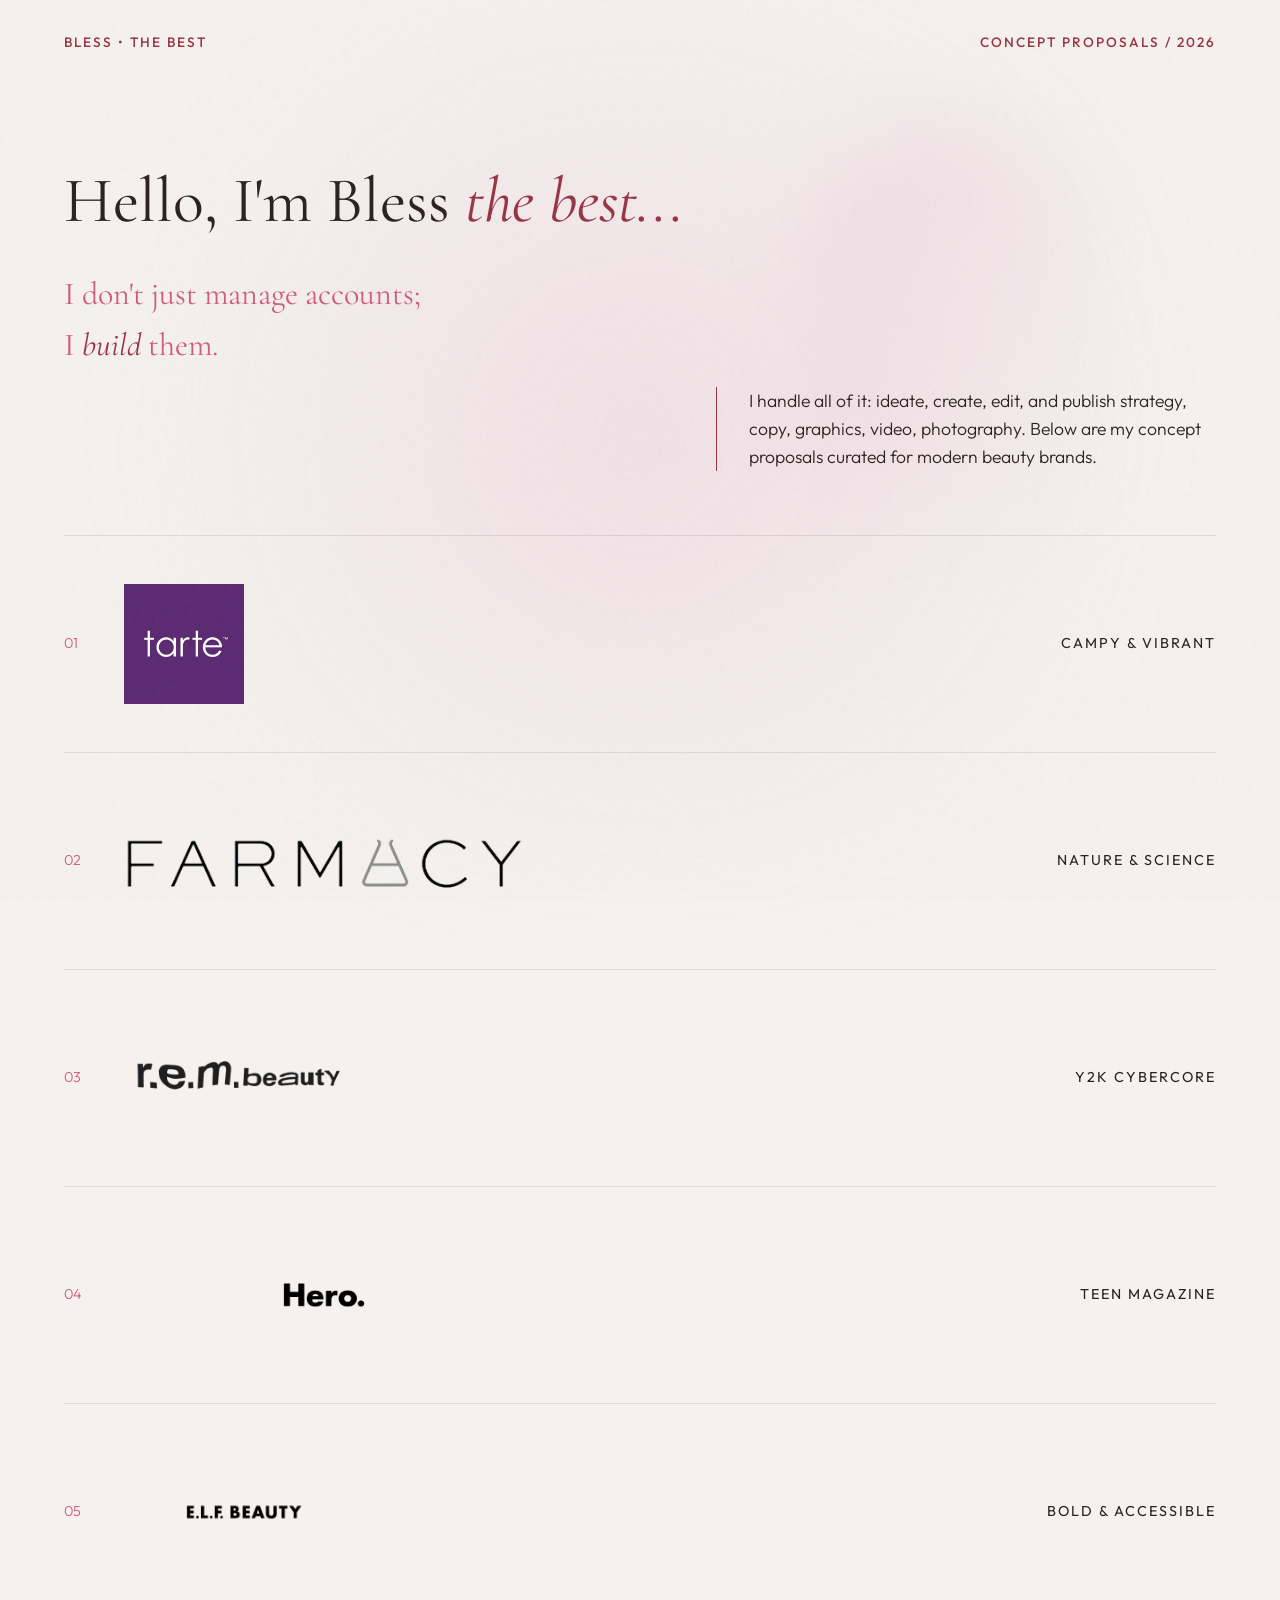
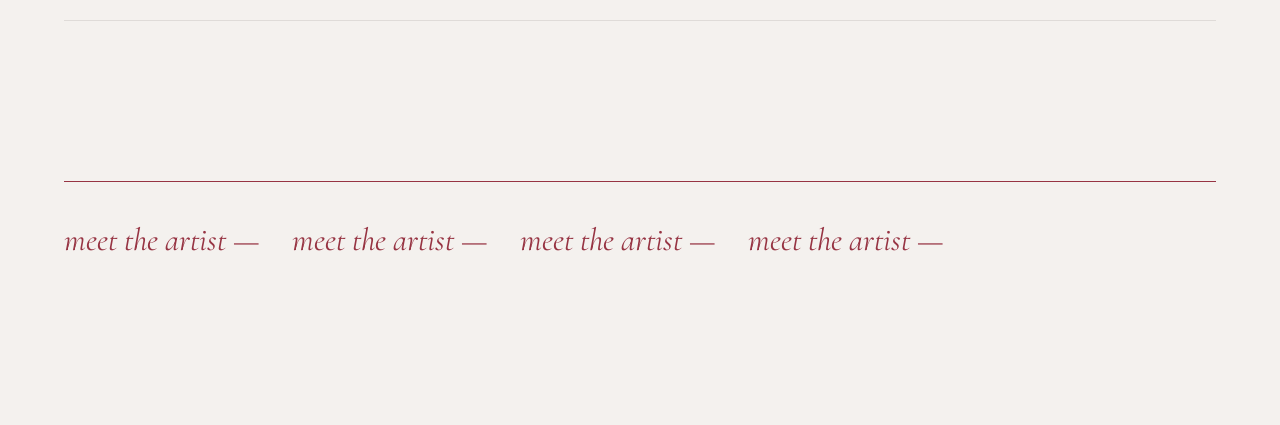
<file: index.html>
<!DOCTYPE html>
<html lang="en">
<head>
    <meta charset="UTF-8">
    <meta name="viewport" content="width=device-width, initial-scale=1.0">
    <title>Bless | Editorial Concepts</title>
    <link rel="preconnect" href="https://fonts.googleapis.com">
    <link rel="preconnect" href="https://fonts.gstatic.com" crossorigin>
    <link href="https://fonts.googleapis.com/css2?family=Cormorant+Garamond:ital,wght@0,300;0,400;0,600;1,300;1,400;1,600&family=Outfit:wght@300;400;500&display=swap" rel="stylesheet">
    <link rel="stylesheet" href="styles.css">
</head>
<body>
    <div class="noise-overlay"></div>

    <nav class="editorial-nav">
        <div class="nav-brand">Bless &bull; The Best</div>
        <div class="nav-desc">Concept Proposals / 2026</div>
    </nav>

    <main class="editorial-container">
        <header class="editorial-header">
            <div class="pink-aura"></div>
            <h1>Hello, I'm Bless <em>the best...</em></h1>
            <div class="header-intro">
                <p>I don't just manage accounts;<br>I <em>build</em> them.</p>
            </div>
            <div class="header-details">
                <p>I handle all of it: ideate, create, edit, and publish strategy, copy, graphics, video, photography. Below are my concept proposals curated for modern beauty brands.</p>
            </div>
            
            <!-- Abstract editorial accent shape mimicking a cutout but high-end -->
            <div class="abstract-accent"></div>
        </header>

        <section class="editorial-list">
            <a href="tarte/index.html" class="list-item">
                <span class="item-number">01</span>
                <img class="brand-logo" src="tarte.png" alt="Tarte Logo">
                <span class="item-category">Campy & Vibrant</span>
                <div class="hover-reveal" style="background: var(--clr-pink);"></div>
            </a>

            <a href="farmacy/index.html" class="list-item">
                <span class="item-number">02</span>
                <img class="brand-logo" src="farmacy.png" alt="FARMACY Logo">
                <span class="item-category">Nature & Science</span>
                <div class="hover-reveal" style="background: var(--clr-burgundy);"></div>
            </a>

            <a href="rem/index.html" class="list-item">
                <span class="item-number">03</span>
                <img class="brand-logo" src="rem.png" alt="r.e.m. beauty Logo">
                <span class="item-category">Y2K Cybercore</span>
                <div class="hover-reveal" style="background: var(--clr-soft-pink);"></div>
            </a>

            <a href="hero/index.html" class="list-item">
                <span class="item-number">04</span>
                <img class="brand-logo" src="hero.png" alt="hero cosmetics Logo">
                <span class="item-category">Teen Magazine</span>
                <div class="hover-reveal" style="background: var(--clr-pink);"></div>
            </a>

            <a href="elf/index.html" class="list-item">
                <span class="item-number">05</span>
                <img class="brand-logo" src="elf.png" alt="e.l.f. Logo">
                <span class="item-category">Bold & Accessible</span>
                <div class="hover-reveal" style="background: var(--clr-burgundy);"></div>
            </a>
        </section>

        <footer class="editorial-footer">
            <div class="marquee-wrapper">
                <a href="http://fuckshitpoet.com" target="_blank" class="marquee-link">
                    <div class="marquee">
                        <span>meet the artist &mdash;</span>
                        <span>meet the artist &mdash;</span>
                        <span>meet the artist &mdash;</span>
                        <span>meet the artist &mdash;</span>
                    </div>
                </a>
            </div>
        </footer>
    </main>

    <script>
        // Smooth entrance for list items
        const listItems = document.querySelectorAll('.list-item');
        listItems.forEach((item, index) => {
            item.style.opacity = '0';
            item.style.transform = 'translateY(20px)';
            item.style.transition = `all 0.8s cubic-bezier(0.16, 1, 0.3, 1) ${index * 0.1 + 0.5}s`;
            
            setTimeout(() => {
                item.style.opacity = '1';
                item.style.transform = 'translateY(0)';
            }, 100);
        });

        // Hover reveal follow mouse effect
        listItems.forEach(item => {
            const reveal = item.querySelector('.hover-reveal');
            item.addEventListener('mousemove', (e) => {
                const rect = item.getBoundingClientRect();
                const x = e.clientX - rect.left;
                const y = e.clientY - rect.top;
                reveal.style.transform = `translate(${x - 150}px, ${y - 150}px)`;
            });
        });
    </script>
</body>
</html>
</file>
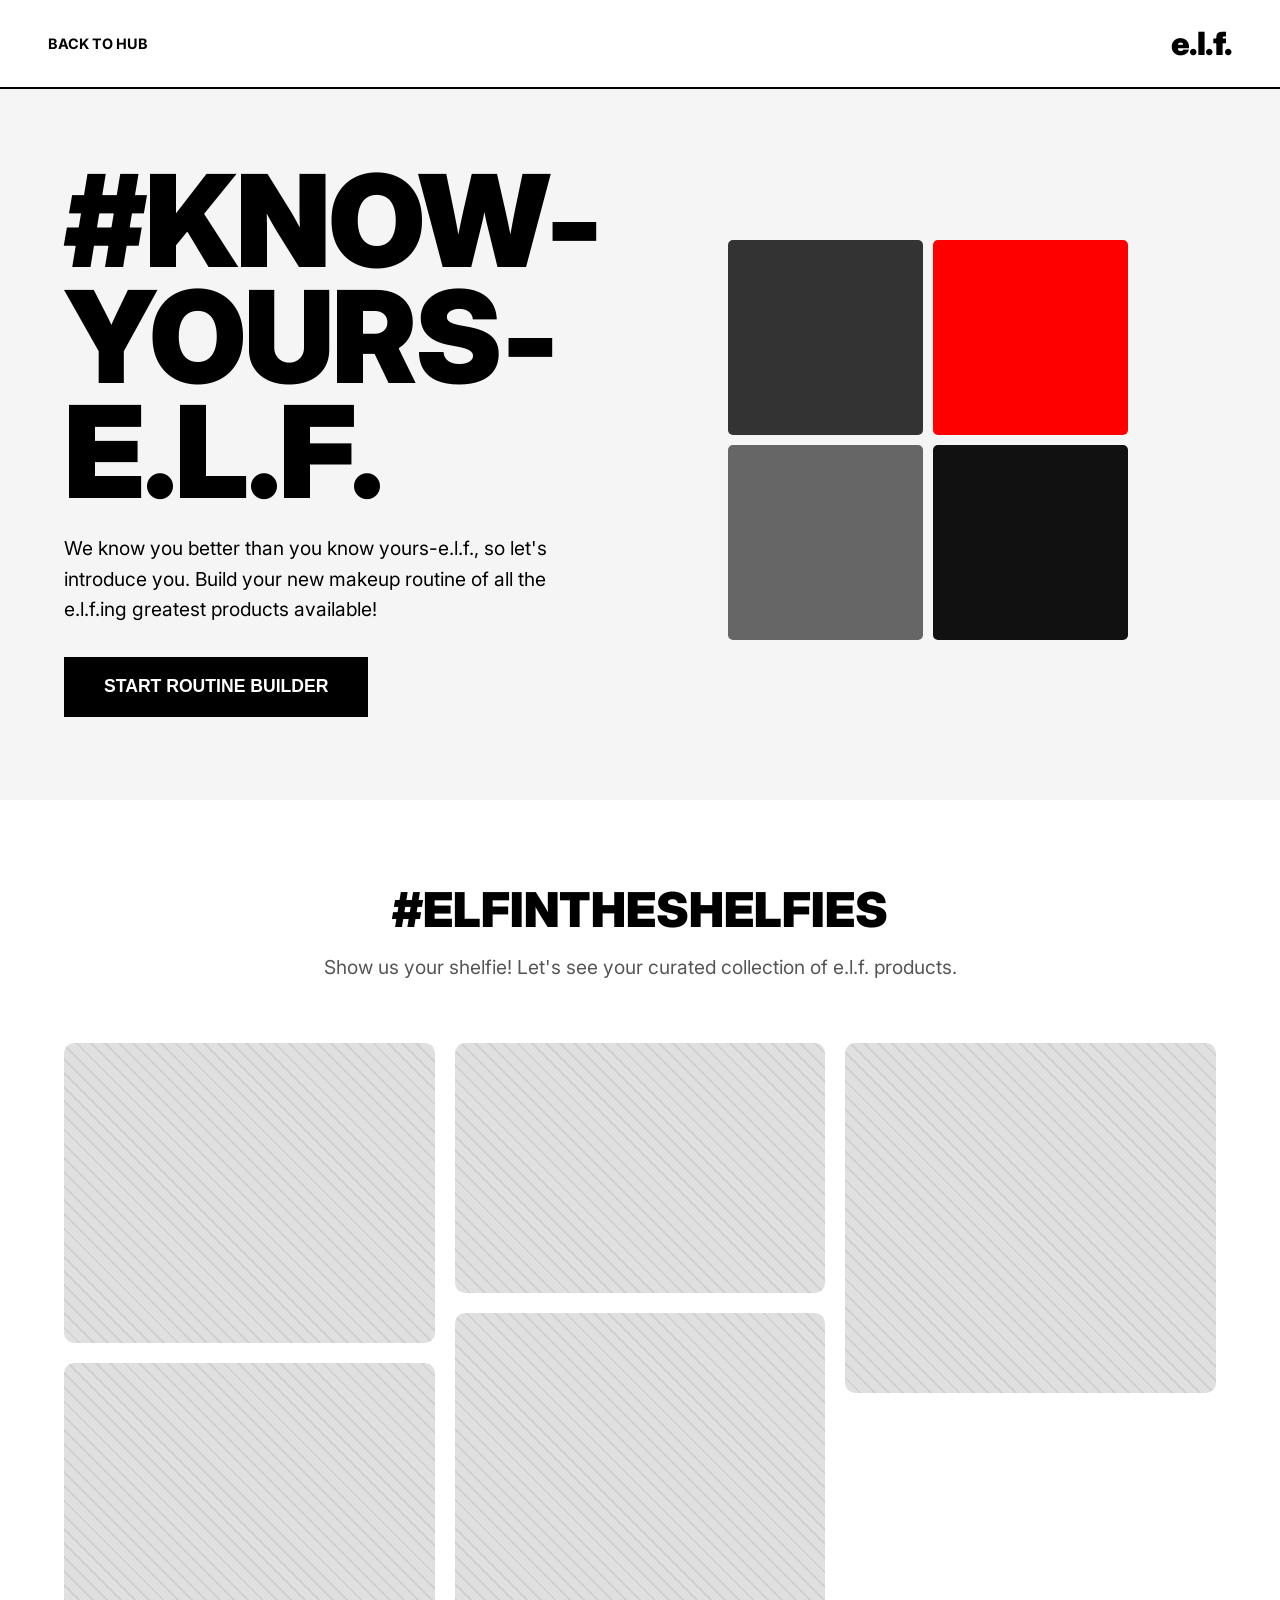
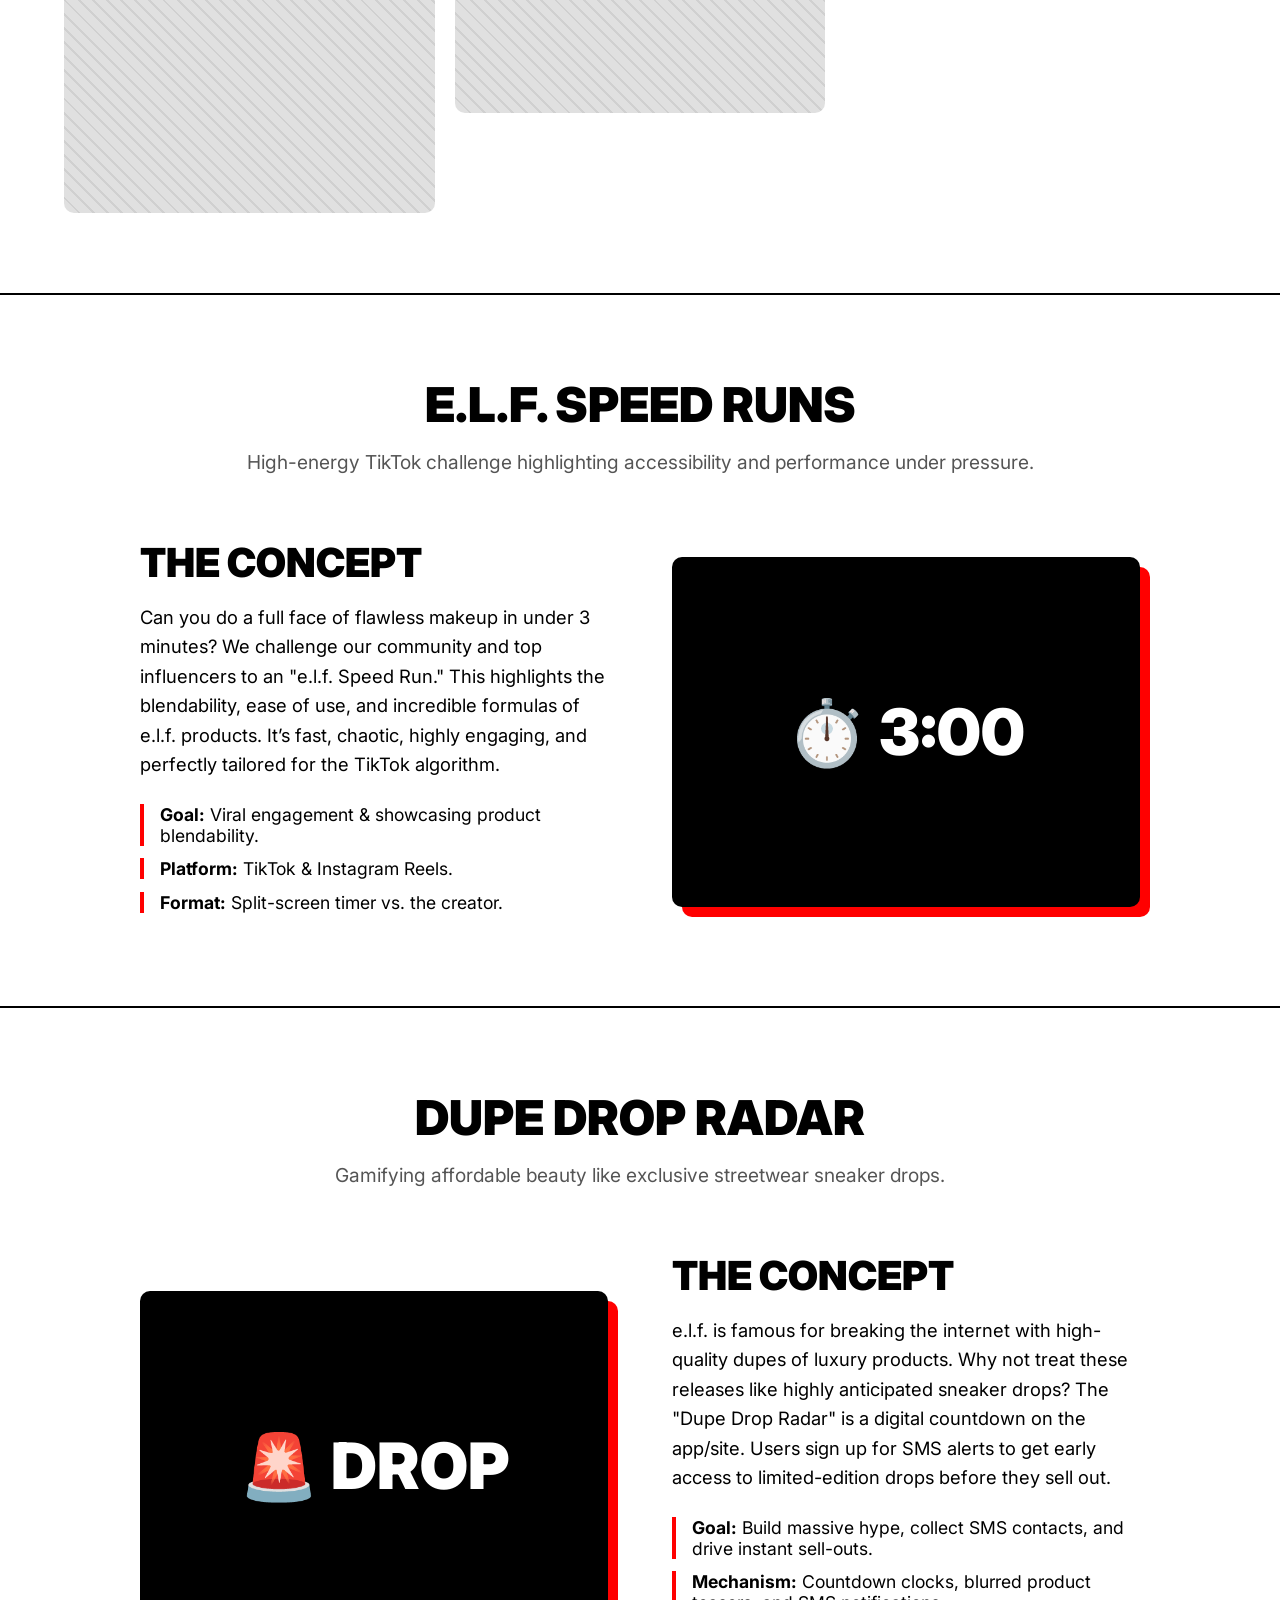
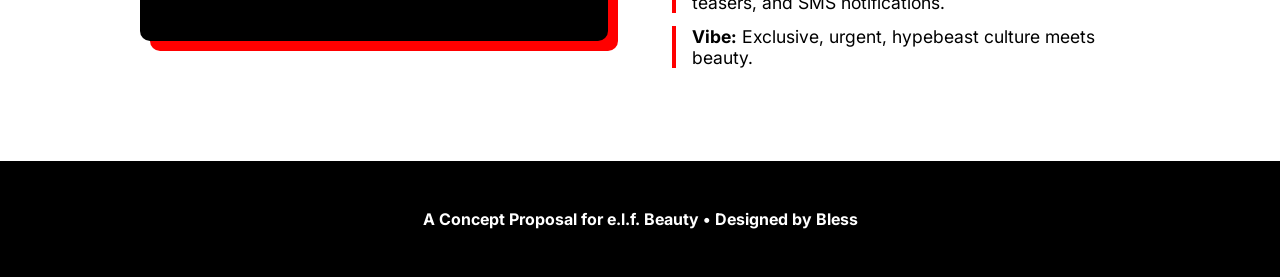
<file: elf/index.html>
<!DOCTYPE html>
<html lang="en">
<head>
    <meta charset="UTF-8">
    <meta name="viewport" content="width=device-width, initial-scale=1.0">
    <title>e.l.f. Beauty | Concept Proposal</title>
    <link href="https://fonts.googleapis.com/css2?family=Inter:wght@400;700;900&display=swap" rel="stylesheet">
    <link rel="stylesheet" href="style.css">
</head>
<body>
    <nav>
        <a href="../index.html" class="back-btn">Back to Hub</a>
        <div class="logo">e.l.f.</div>
    </nav>

    <header class="hero">
        <div class="hero-content">
            <h1>#know-<br>yours-e.l.f.</h1>
            <p>We know you better than you know yours-e.l.f., so let's introduce you. Build your new makeup routine of all the e.l.f.ing greatest products available!</p>
            <button class="primary-btn">Start Routine Builder</button>
        </div>
        <div class="hero-image">
            <div class="grid-layout">
                <div class="grid-item item1"></div>
                <div class="grid-item item2"></div>
                <div class="grid-item item3"></div>
                <div class="grid-item item4"></div>
            </div>
        </div>
    </header>

    <section class="shelfie-section">
        <div class="section-header">
            <h2>#elfINTHESHELFIES</h2>
            <p>Show us your shelfie! Let's see your curated collection of e.l.f. products.</p>
        </div>
        
        <div class="masonry-gallery">
            <div class="masonry-item">
                <div class="placeholder-img" style="height: 300px;">
                    <div class="overlay">@makeupbyjen</div>
                </div>
            </div>
            <div class="masonry-item">
                <div class="placeholder-img" style="height: 450px;">
                    <div class="overlay">@glamgirl</div>
                </div>
            </div>
            <div class="masonry-item">
                <div class="placeholder-img" style="height: 250px;">
                    <div class="overlay">@skincare_lover</div>
                </div>
            </div>
            <div class="masonry-item">
                <div class="placeholder-img" style="height: 400px;">
                    <div class="overlay">@elf_fanatic</div>
                </div>
            </div>
            <div class="masonry-item">
                <div class="placeholder-img" style="height: 350px;">
                    <div class="overlay">@dailybeat</div>
                </div>
            </div>
        </div>
    </section>

    <section class="campaign-section elf-speed-runs">
        <div class="section-header">
            <h2>e.l.f. Speed Runs</h2>
            <p>High-energy TikTok challenge highlighting accessibility and performance under pressure.</p>
        </div>
        <div class="campaign-body">
            <div class="campaign-text">
                <h3>The Concept</h3>
                <p>Can you do a full face of flawless makeup in under 3 minutes? We challenge our community and top influencers to an "e.l.f. Speed Run." This highlights the blendability, ease of use, and incredible formulas of e.l.f. products. It’s fast, chaotic, highly engaging, and perfectly tailored for the TikTok algorithm.</p>
                <ul class="feature-list">
                    <li><strong>Goal:</strong> Viral engagement & showcasing product blendability.</li>
                    <li><strong>Platform:</strong> TikTok & Instagram Reels.</li>
                    <li><strong>Format:</strong> Split-screen timer vs. the creator.</li>
                </ul>
            </div>
            <div class="campaign-graphic speed-run-graphic">
                ⏱️ 3:00
            </div>
        </div>
    </section>

    <section class="campaign-section dupe-drop-radar">
        <div class="section-header">
            <h2>Dupe Drop Radar</h2>
            <p>Gamifying affordable beauty like exclusive streetwear sneaker drops.</p>
        </div>
        <div class="campaign-body reverse-layout">
            <div class="campaign-text">
                <h3>The Concept</h3>
                <p>e.l.f. is famous for breaking the internet with high-quality dupes of luxury products. Why not treat these releases like highly anticipated sneaker drops? The "Dupe Drop Radar" is a digital countdown on the app/site. Users sign up for SMS alerts to get early access to limited-edition drops before they sell out.</p>
                <ul class="feature-list">
                    <li><strong>Goal:</strong> Build massive hype, collect SMS contacts, and drive instant sell-outs.</li>
                    <li><strong>Mechanism:</strong> Countdown clocks, blurred product teasers, and SMS notifications.</li>
                    <li><strong>Vibe:</strong> Exclusive, urgent, hypebeast culture meets beauty.</li>
                </ul>
            </div>
            <div class="campaign-graphic drop-graphic">
                🚨 DROP
            </div>
        </div>
    </section>

    <footer>
        <p>A Concept Proposal for e.l.f. Beauty &bull; Designed by Bless</p>
    </footer>

    <script src="script.js"></script>
</body>
</html>
</file>
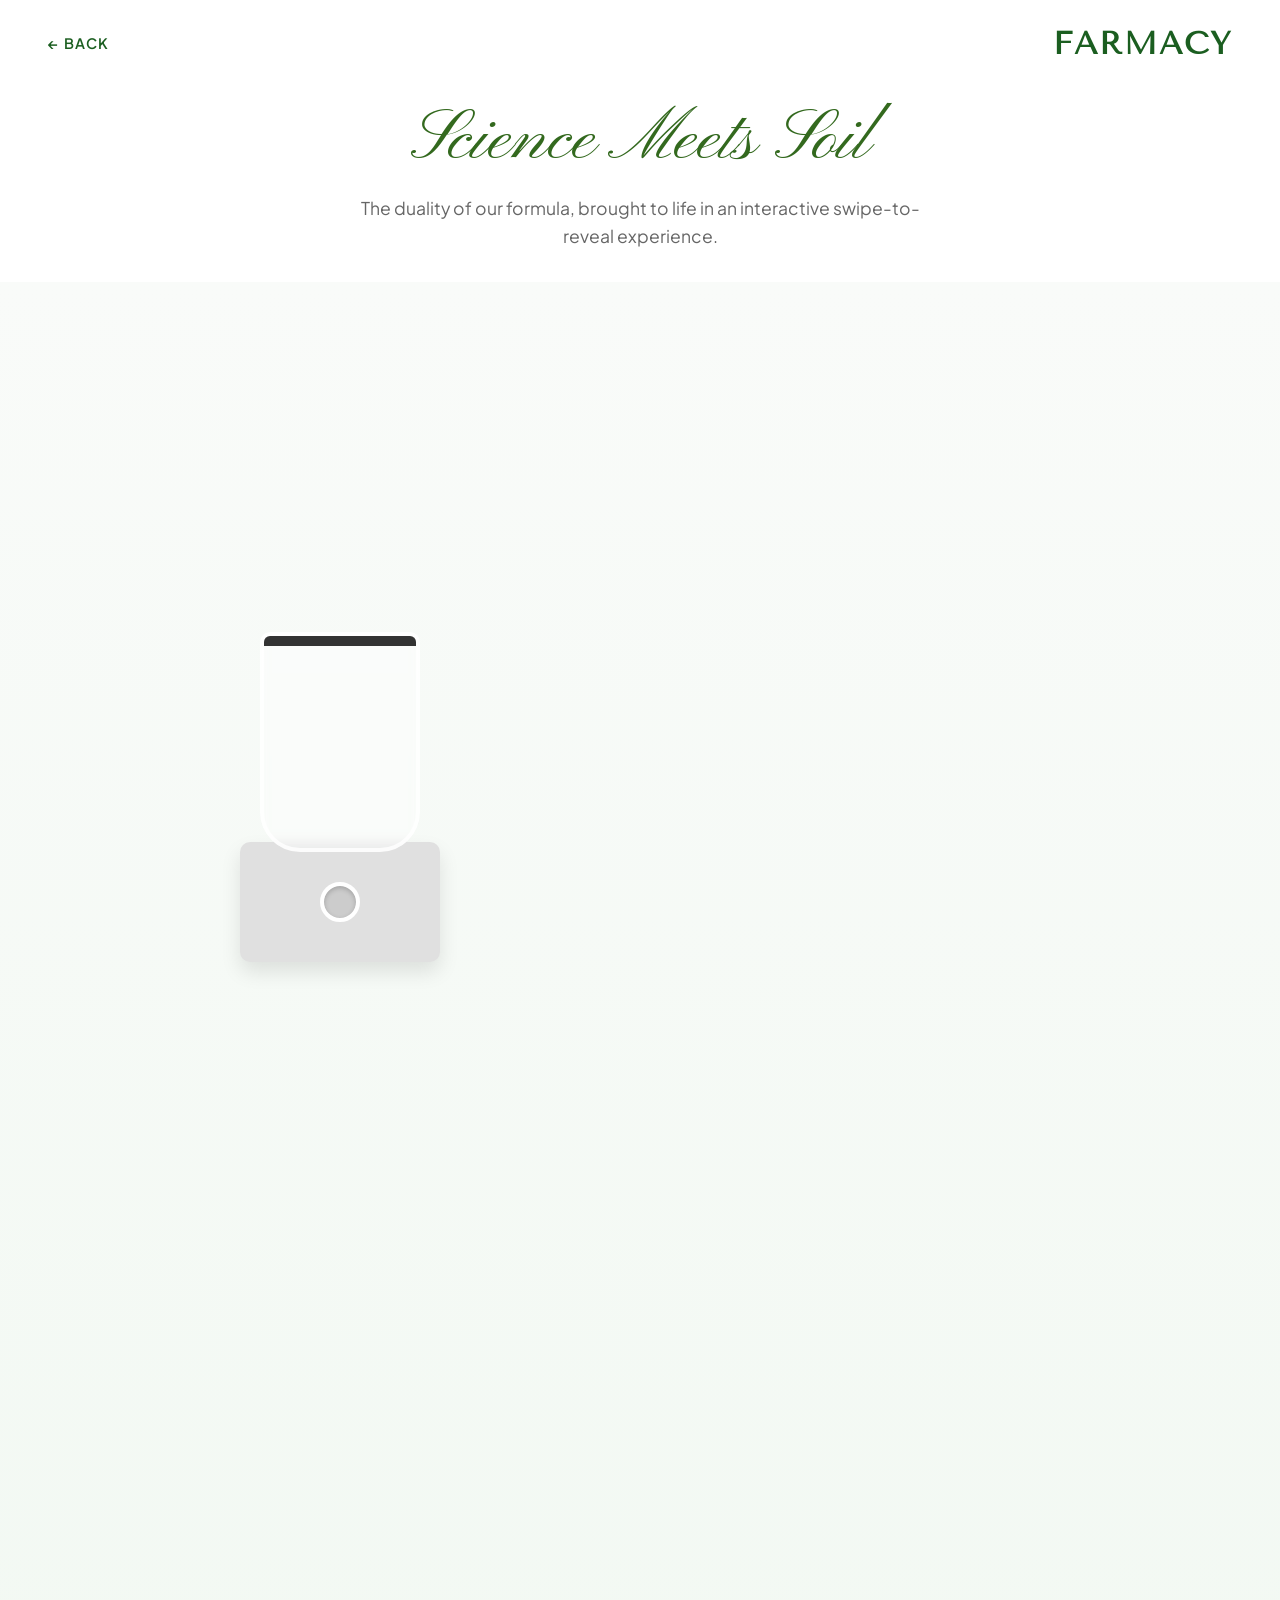
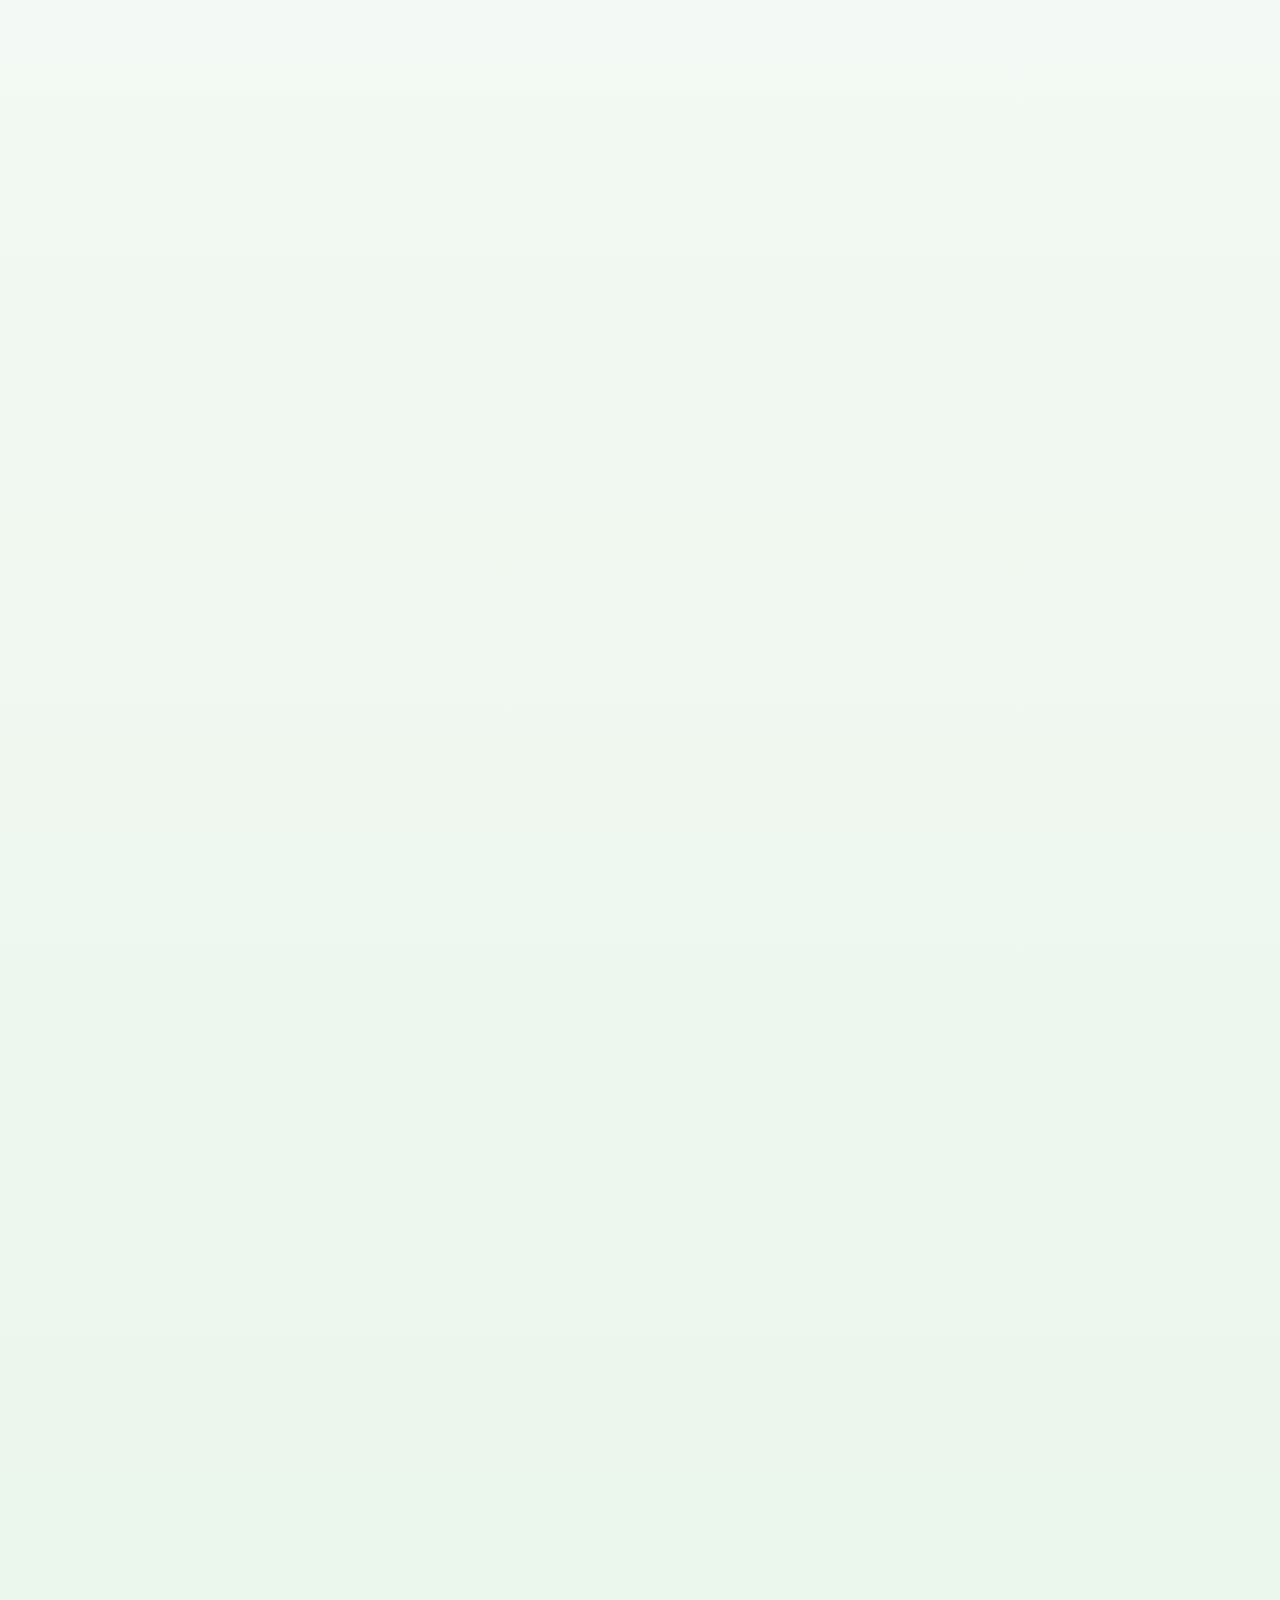
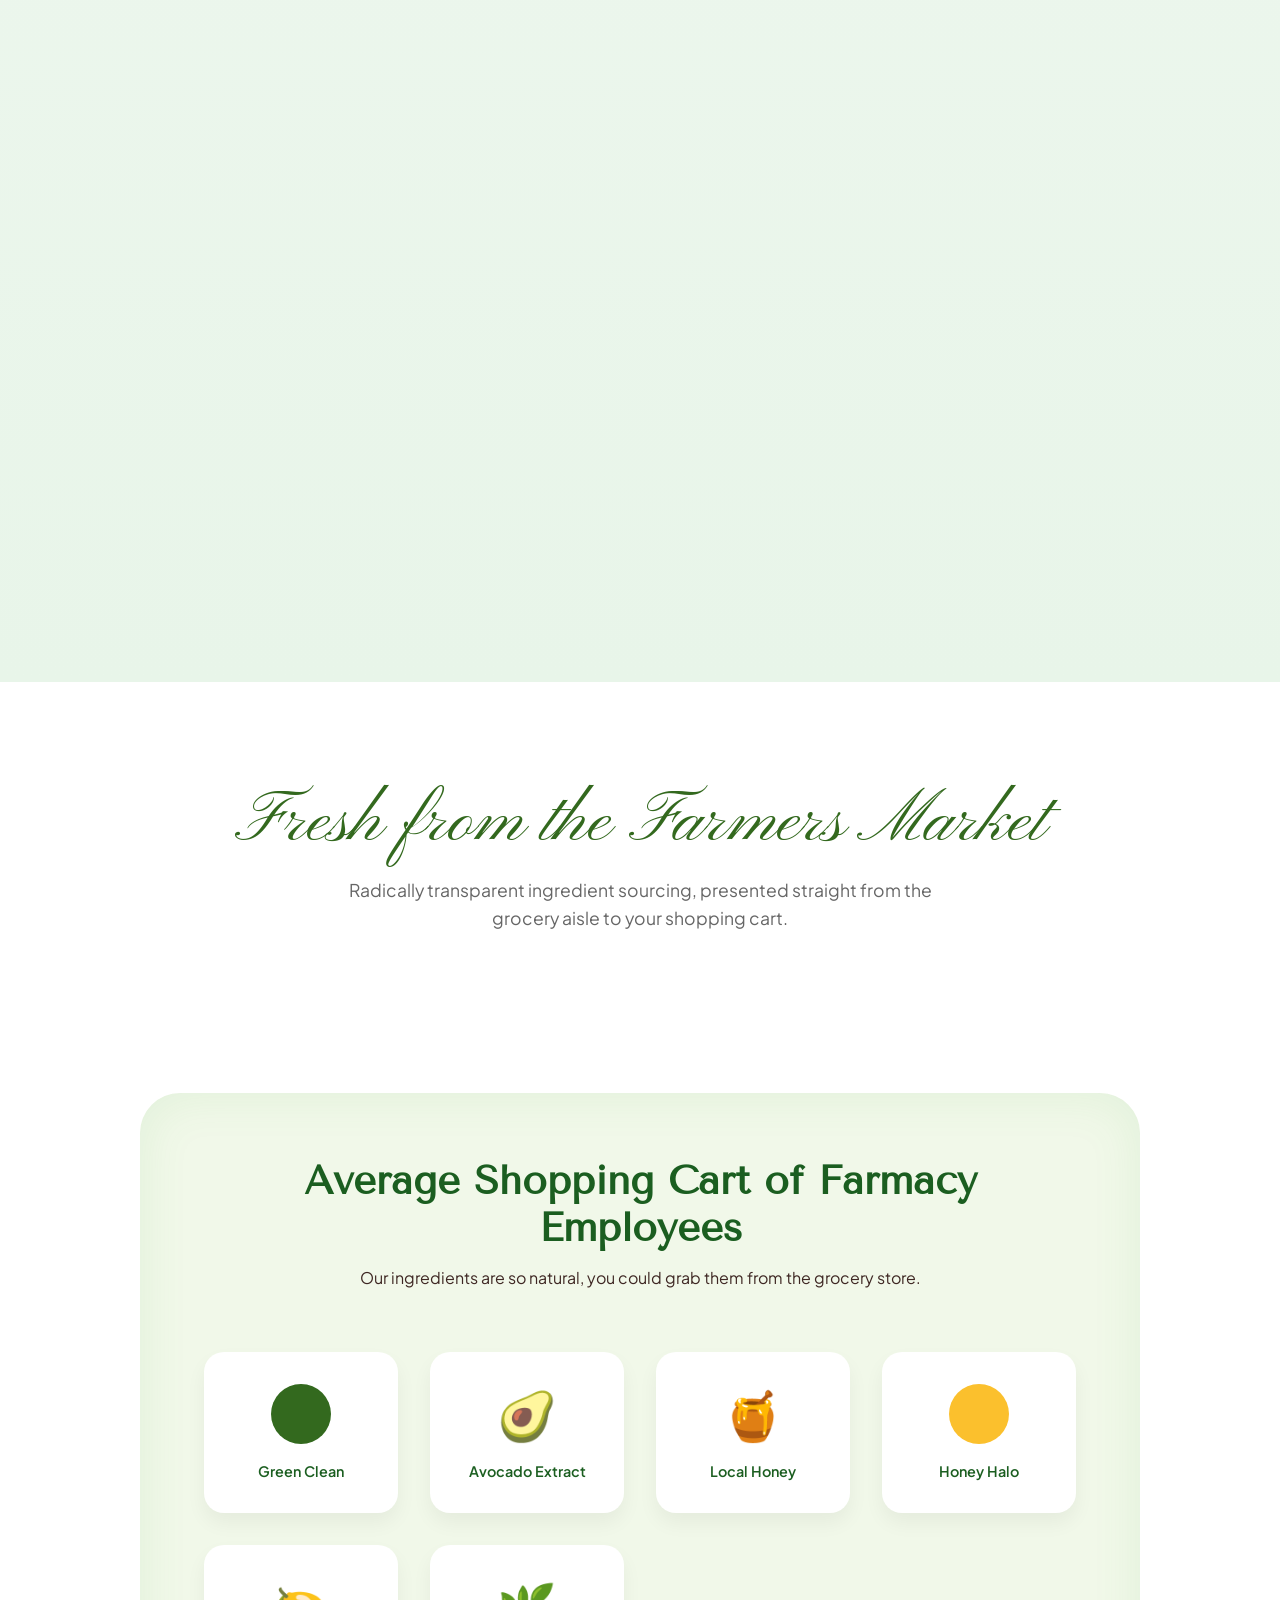
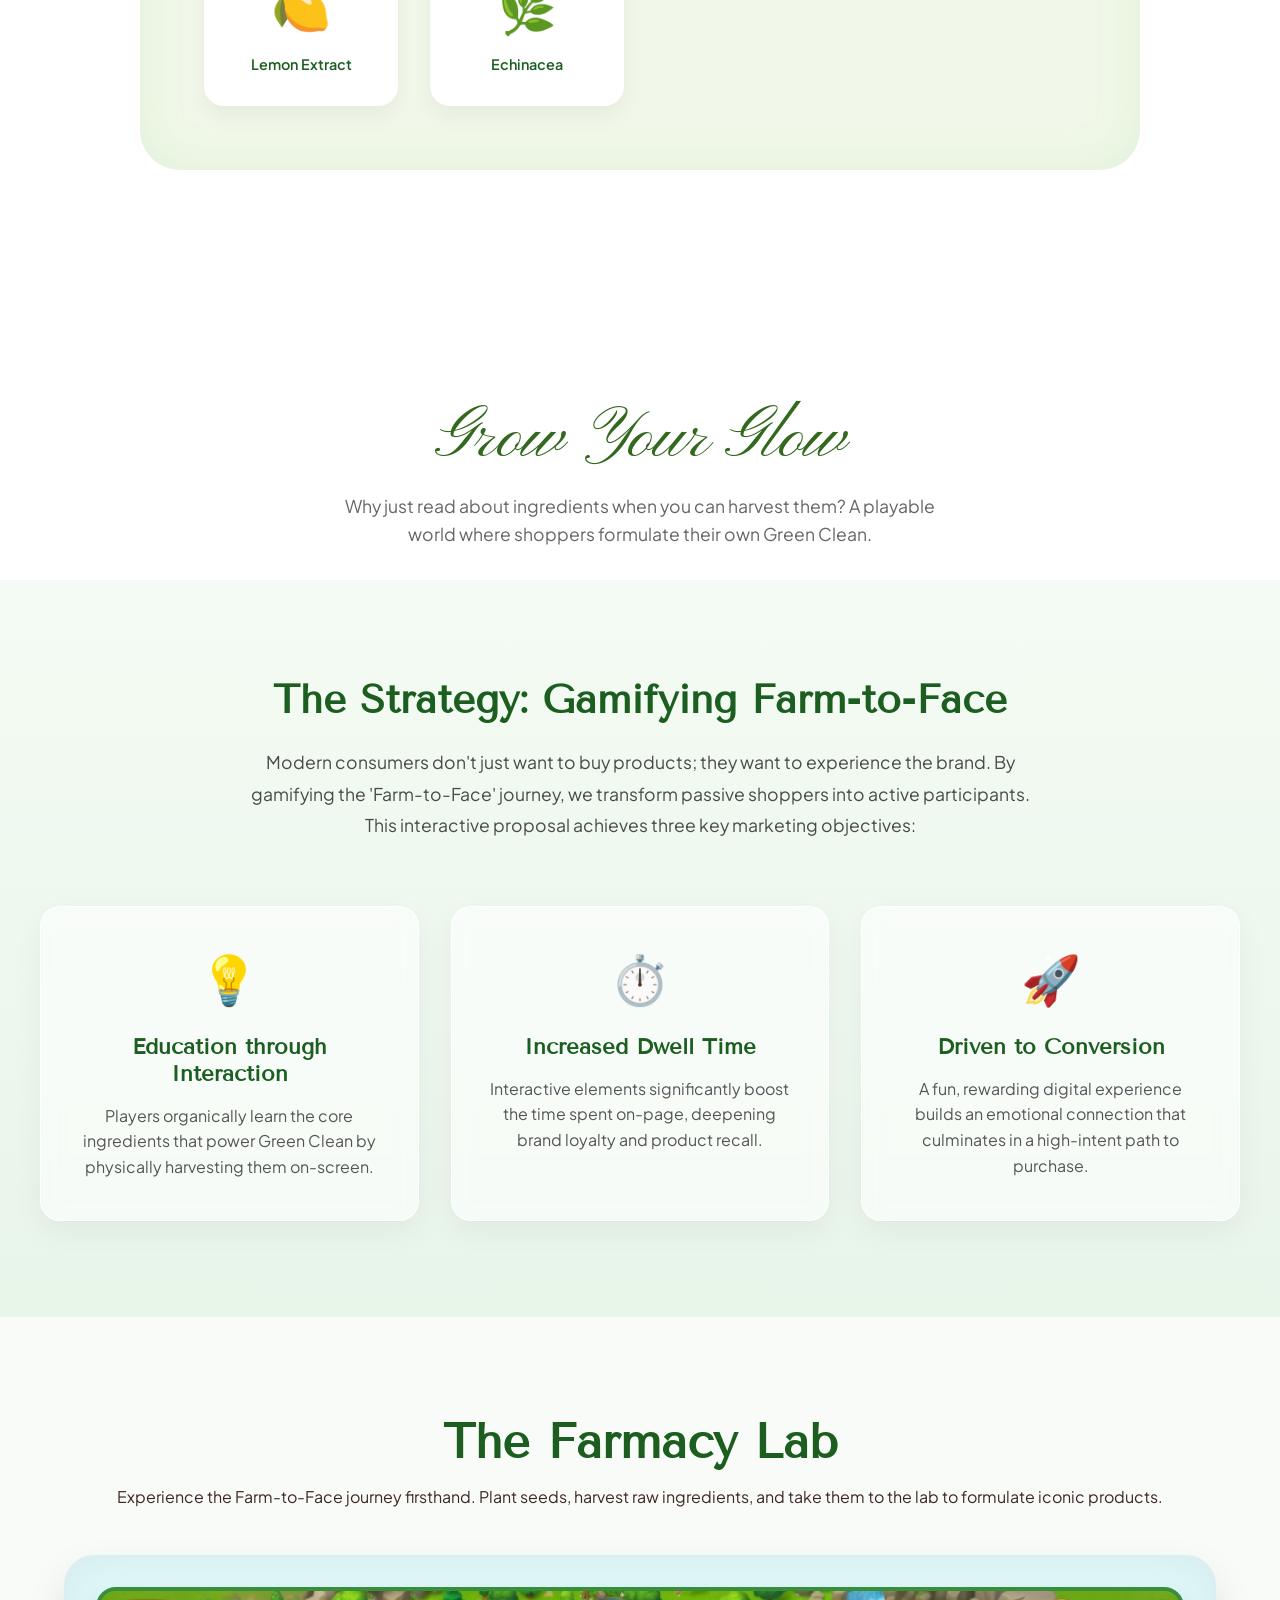
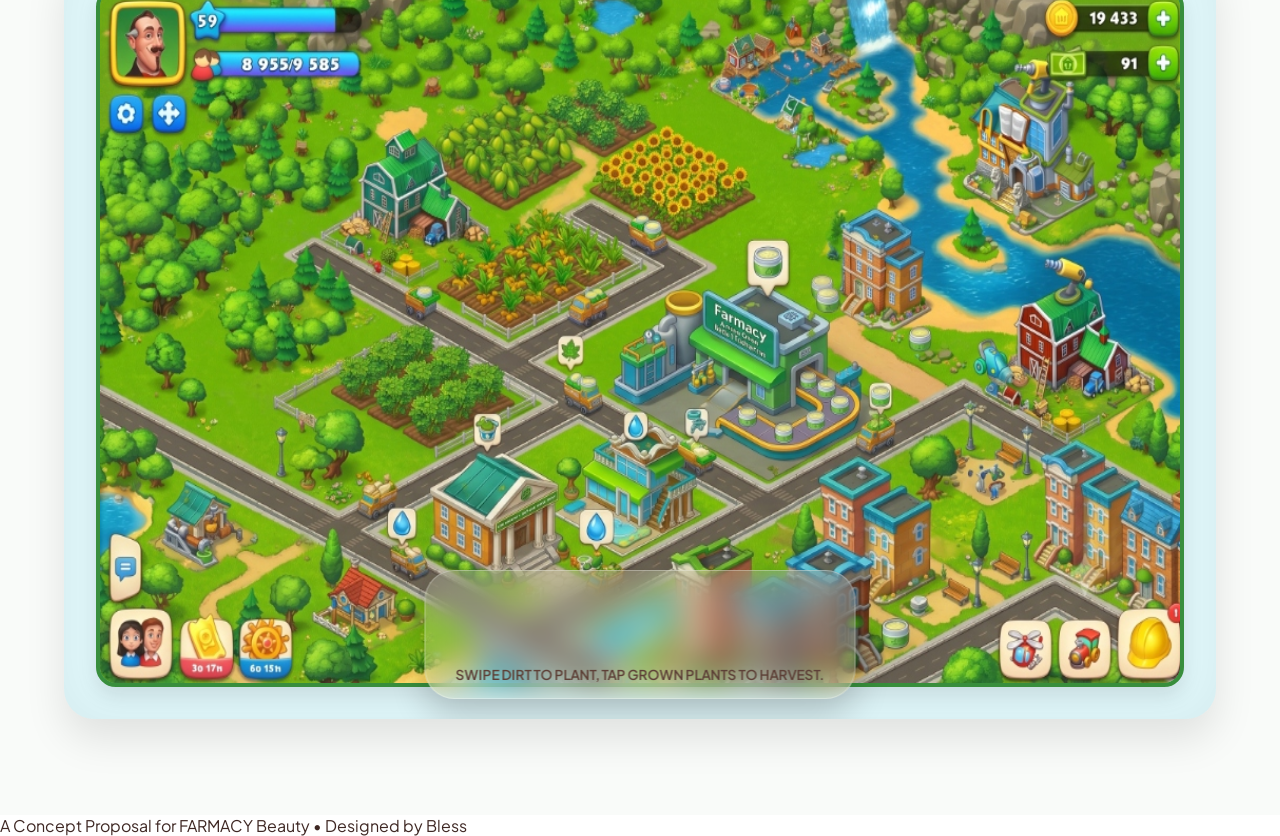
<file: farmacy/index.html>
<!DOCTYPE html>
<html lang="en">
<head>
    <meta charset="UTF-8">
    <meta name="viewport" content="width=device-width, initial-scale=1.0">
    <title>FARMACY Beauty | Concept Proposal</title>
    <link href="https://fonts.googleapis.com/css2?family=Plus+Jakarta+Sans:wght@300;400;600;700&family=Tenor+Sans&family=Pinyon+Script&display=swap" rel="stylesheet">
    <link rel="stylesheet" href="style.css">
</head>
<body>
    <nav>
        <a href="../index.html" class="back-btn">&larr; Back</a>
        <div class="logo">FARMACY</div>
    </nav>

    <div class="campaign-header">
        <h2 class="campaign-title">Science Meets Soil</h2>
        <p class="campaign-subtitle">The duality of our formula, brought to life in an interactive swipe-to-reveal experience.</p>
    </div>

    <section class="blender-campaign">
        <div class="blender-stage">
            <div class="blender-visuals">
                <div class="drop-ingredient moringa" id="drop-moringa">🌿</div>
                <div class="drop-ingredient papaya" id="drop-papaya">🥭</div>
                <div class="drop-ingredient sunflower" id="drop-sunflower">🌻</div>
                
                <div class="blender-machine" id="blender-machine">
                    <div class="blender-jar">
                        <div class="blender-liquid" id="blender-liquid"></div>
                    </div>
                    <div class="blender-base">
                        <div class="blender-button"></div>
                    </div>
                </div>
                
                <div class="final-product-jar" id="final-product-jar"></div>
            </div>
            
            <div class="blender-pitch">
                <div class="pitch-card" id="pitch-concept">
                    <div class="pitch-meta">FROM: Blessing<br>RE: Blender Beauty</div>
                    <h3 class="pitch-title">The Concept</h3>
                    <p>Farmacy beauty prides itself on combining natural ingredients and science. And one of the easiest ways to portray this is by making the production of popular products look like happy accidents. By showing someone placing fresh ingredients that would typically be in a smoothie into a blender and then panning over to a scientist shocked that what they made wasn’t actually a sweet smoothie but an amazing facial cleanser is an easy way to showcase the intersection of these concepts.</p>
                </div>
                
                <div class="pitch-card" id="pitch-goals">
                    <div class="pitch-icon">🎯</div>
                    <h3 class="pitch-title">The Goal</h3>
                    <p>Drawing an emphasis on how natural Farmacy's products are while also subtly pointing to the science aspect of production.</p>
                </div>
                
                <div class="pitch-card" id="pitch-setup">
                    <div class="pitch-icon">🎬</div>
                    <h3 class="pitch-title">The Direction</h3>
                    <ul class="tools-list">
                        <li>🥬 Fresh Fruits or Vegetables</li>
                        <li>🥼 Lab Coat</li>
                        <li>🌪️ Blender</li>
                    </ul>
                    <p>Aerial shot of the blender with various ingredients being tossed in. The actress who is making the smoothie should be shot in a kitchen setting with a lab coat on. In this clip, they will take a call and discuss scientific statistics about skincare. When they end the call, they will run over to the blender, turning it off and looking it inside. The shot will pan to the same blender filled with the product that is being promoted.</p>
                </div>
            </div>
        </div>
    </section>

    <div class="campaign-header">
        <h2 class="campaign-title">Fresh from the Farmers Market</h2>
        <p class="campaign-subtitle">Radically transparent ingredient sourcing, presented straight from the grocery aisle to your shopping cart.</p>
    </div>

    <section class="shopping-cart-section">
        <div class="cart-container">
            <div class="cart-header">
                <h2>Average Shopping Cart of Farmacy Employees</h2>
                <p>Our ingredients are so natural, you could grab them from the grocery store.</p>
            </div>
            
            <div class="cart-grid">
                <!-- Cart Items -->
                <div class="cart-item">
                    <div class="item-img green-clean"></div>
                    <span class="item-label">Green Clean</span>
                </div>
                <div class="cart-item ingredient">
                    <div class="item-img">🥑</div>
                    <span class="item-label">Avocado Extract</span>
                </div>
                <div class="cart-item ingredient">
                    <div class="item-img">🍯</div>
                    <span class="item-label">Local Honey</span>
                </div>
                <div class="cart-item">
                    <div class="item-img honey-halo"></div>
                    <span class="item-label">Honey Halo</span>
                </div>
                <div class="cart-item ingredient">
                    <div class="item-img">🍋</div>
                    <span class="item-label">Lemon Extract</span>
                </div>
                <div class="cart-item ingredient">
                    <div class="item-img">🌿</div>
                    <span class="item-label">Echinacea</span>
                </div>
            </div>
        </div>
    </section>

    <div class="campaign-header">
        <h2 class="campaign-title">Grow Your Glow</h2>
        <p class="campaign-subtitle">Why just read about ingredients when you can harvest them? A playable world where shoppers formulate their own Green Clean.</p>
    </div>

    <section class="strategy-section">
        <div class="strategy-container">
            <h2 class="strategy-title">The Strategy: Gamifying Farm-to-Face</h2>
            <p class="strategy-intro">Modern consumers don't just want to buy products; they want to experience the brand. By gamifying the 'Farm-to-Face' journey, we transform passive shoppers into active participants. This interactive proposal achieves three key marketing objectives:</p>
            
            <div class="strategy-grid">
                <div class="strategy-card">
                    <div class="card-icon">💡</div>
                    <h3>Education through Interaction</h3>
                    <p>Players organically learn the core ingredients that power Green Clean by physically harvesting them on-screen.</p>
                </div>
                <div class="strategy-card">
                    <div class="card-icon">⏱️</div>
                    <h3>Increased Dwell Time</h3>
                    <p>Interactive elements significantly boost the time spent on-page, deepening brand loyalty and product recall.</p>
                </div>
                <div class="strategy-card">
                    <div class="card-icon">🚀</div>
                    <h3>Driven to Conversion</h3>
                    <p>A fun, rewarding digital experience builds an emotional connection that culminates in a high-intent path to purchase.</p>
                </div>
            </div>
        </div>
    </section>

    <section class="game-section township-theme">
        <div class="game-container">
            <div class="game-header">
                <h2>The Farmacy Lab</h2>
                <p>Experience the Farm-to-Face journey firsthand. Plant seeds, harvest raw ingredients, and take them to the lab to formulate iconic products.</p>
            </div>
            
            <div class="township-wrapper">
                <!-- Top HUD removed per request -->

                <div class="township-terrain">
                    <div class="isometric-world">
                        
                        <!-- Background Image Overlays -->
                        <!-- The background image itself will be applied via CSS to .isometric-world -->
                        
                        <!-- Overlay for the Farmacy Lab (Center-Right) -->
                        <div id="overlay-lab" class="hitbox" title="Open Lab"></div>
                        
                        <!-- Overlay for the Dirt Plots (Center-Left) -->
                        <div id="overlay-farm" class="hitbox">
                            <div class="farm-grid" id="farm-grid">
                                <!-- Plots generated by JS -->
                            </div>
                        </div>
                    </div>
                </div>

                <!-- Floating UI Dock (Inventory) -->
                <div class="dock-ui">
                    <div class="dock-panel">
                        <div class="inventory-slots" id="inventory">
                            <!-- Populated by JS -->
                        </div>
                        <p class="dock-hint">Swipe dirt to plant, tap grown plants to harvest.</p>
                    </div>
                </div>
                </div>
            </div>
        </div>

        <!-- Crafting Modal (The Lab Menu) -->
        <div class="craft-modal" id="lab-menu-modal">
            <div class="township-panel modal-content lab-menu">
                <button class="close-btn" id="close-lab-btn">&times;</button>
                <div class="panel-header">The Lab</div>
                <div class="panel-body">
                    <p class="hint"><strong>Recipe:</strong> Moringa (🌿) + Papaya (🥭)</p>
                    <div class="lab-slots">
                        <div class="lab-slot" id="lab-slot-1"></div>
                        <span class="plus">+</span>
                        <div class="lab-slot" id="lab-slot-2"></div>
                    </div>
                    <button id="craft-btn" class="township-btn craft-btn" disabled>CRAFT GREEN CLEAN!</button>
                </div>
            </div>
        </div>
        
        <!-- Crafting Success Modal -->
        <div class="craft-modal" id="craft-modal">
            <div class="township-panel modal-content">
                <span class="confetti">✨</span>
                <div class="panel-header">Success!</div>
                <div class="panel-body">
                    <p>You extracted the super greens and crafted Green Clean Cleansing Balm!</p>
                    <div class="product-result">
                        <img src="green_clean.jpg" alt="Green Clean">
                    </div>
                    <button id="close-modal" class="township-btn">Keep Farming</button>
                </div>
            </div>
        </div>
    </section>

    <footer>
        <p>A Concept Proposal for FARMACY Beauty &bull; Designed by Bless</p>
    </footer>

    <script src="script.js"></script>
</body>
</html>
</file>
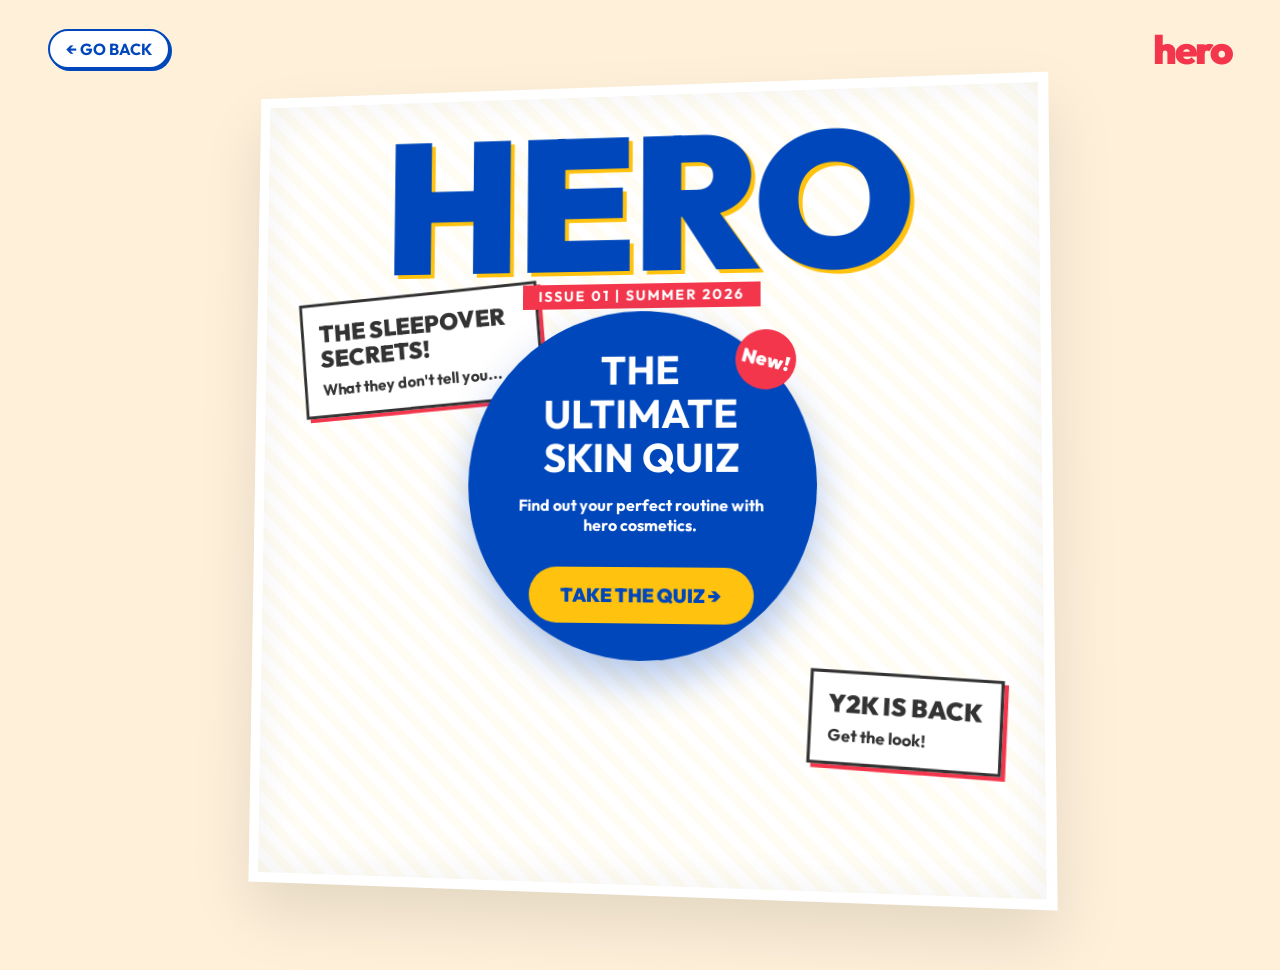
<file: hero/index.html>
<!DOCTYPE html>
<html lang="en">
<head>
    <meta charset="UTF-8">
    <meta name="viewport" content="width=device-width, initial-scale=1.0">
    <title>hero cosmetics | Concept Proposal</title>
    <link href="https://fonts.googleapis.com/css2?family=Outfit:wght@400;700;900&display=swap" rel="stylesheet">
    <link rel="stylesheet" href="style.css">
</head>
<body>
    <nav>
        <a href="../index.html" class="back-btn">&larr; Go Back</a>
        <div class="logo">hero</div>
    </nav>

    <main class="magazine-container">
        <div class="magazine-cover">
            <div class="mag-header">
                <h1>HERO</h1>
                <span class="mag-issue">ISSUE 01 | SUMMER 2026</span>
            </div>
            
            <div class="mag-headlines">
                <div class="headline left-top">
                    <h2>THE SLEEPOVER SECRETS!</h2>
                    <p>What they don't tell you...</p>
                </div>
                
                <div class="headline right-bottom">
                    <h2 class="highlight">Y2K IS BACK</h2>
                    <p>Get the look!</p>
                </div>
            </div>

            <div class="center-quiz">
                <div class="quiz-badge">New!</div>
                <h2>The Ultimate Skin Quiz</h2>
                <p>Find out your perfect routine with hero cosmetics.</p>
                <button class="start-quiz-btn" id="startBtn">Take the Quiz &rarr;</button>
            </div>
        </div>

        <div class="quiz-modal" id="quizModal">
            <div class="quiz-content">
                <button class="close-btn" id="closeBtn">&times;</button>
                <div class="quiz-step active" id="step1">
                    <h3>Q1: What's your Friday night vibe?</h3>
                    <div class="options">
                        <button class="opt-btn" onclick="nextStep(2)">A. Sleepover with besties 💅</button>
                        <button class="opt-btn" onclick="nextStep(2)">B. Binge watching movies 🍿</button>
                        <button class="opt-btn" onclick="nextStep(2)">C. Reading a good book 📚</button>
                    </div>
                </div>
                
                <div class="quiz-step" id="step2">
                    <h3>Q2: How does your skin usually feel by noon?</h3>
                    <div class="options">
                        <button class="opt-btn" onclick="nextStep(3)">A. Super oily, need a blot!</button>
                        <button class="opt-btn" onclick="nextStep(3)">B. Dry and tight 🏜️</button>
                        <button class="opt-btn" onclick="nextStep(3)">C. Pretty normal, actually.</button>
                    </div>
                </div>
                
                <div class="quiz-step" id="step3">
                    <h3>Your Perfect Routine!</h3>
                    <div class="routine-result">
                        <div class="product-card">
                            <div class="product-img mighty-patch"></div>
                            <h4>Mighty Patch</h4>
                        </div>
                        <div class="product-card">
                            <div class="product-img rescue-balm"></div>
                            <h4>Rescue Balm</h4>
                        </div>
                    </div>
                    <p>Because you don't need a magazine, you've got it all online!</p>
                </div>
            </div>
        </div>
    </main>

    <script src="script.js"></script>
</body>
</html>
</file>
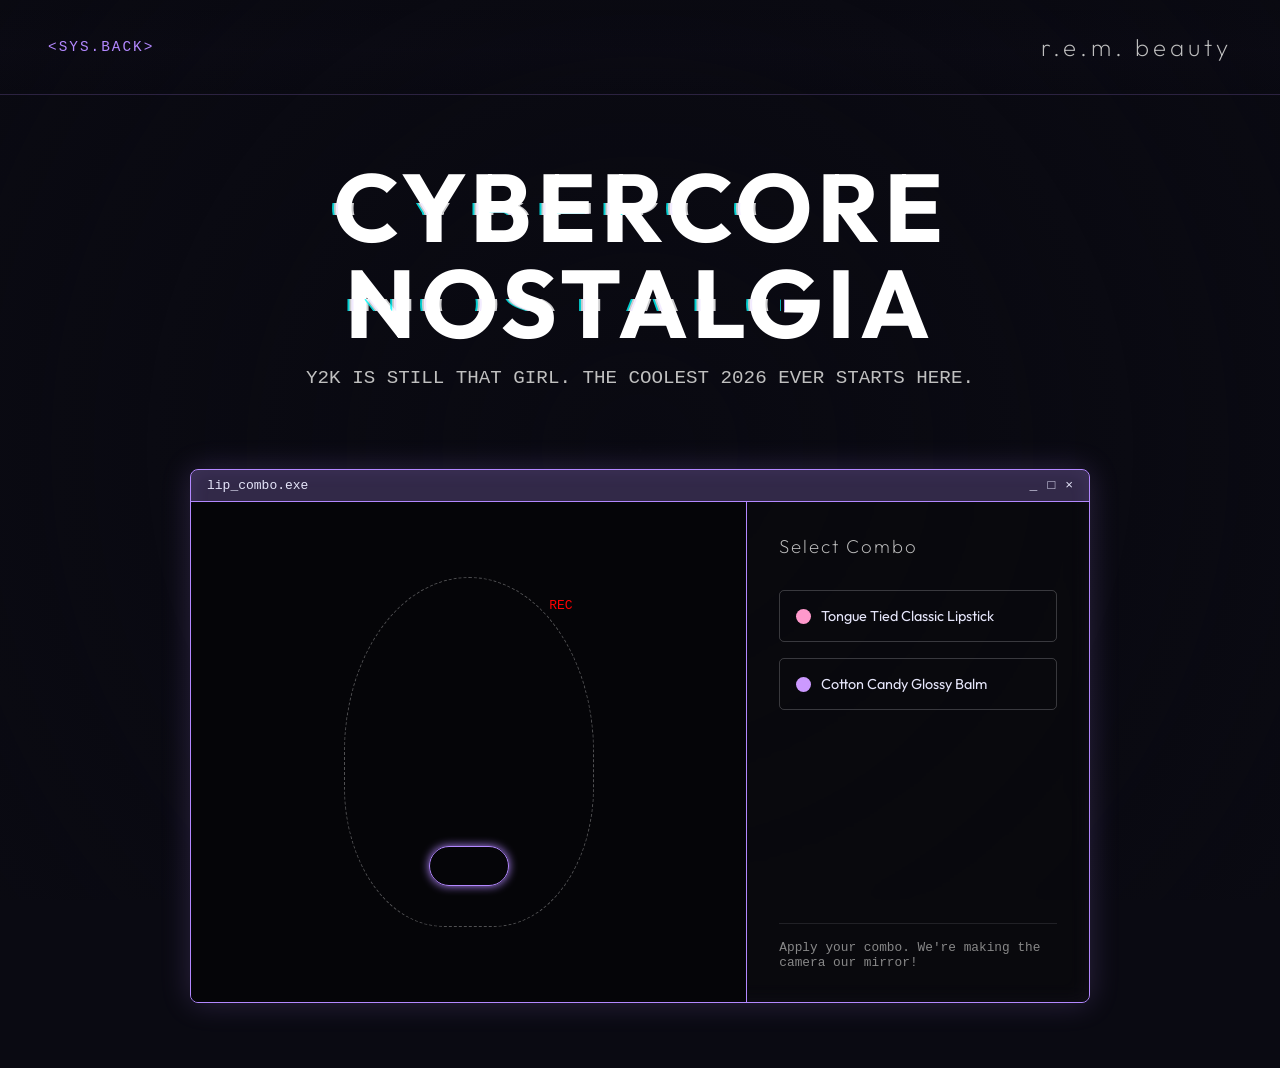
<file: rem/index.html>
<!DOCTYPE html>
<html lang="en">
<head>
    <meta charset="UTF-8">
    <meta name="viewport" content="width=device-width, initial-scale=1.0">
    <title>r.e.m. beauty | Concept Proposal</title>
    <link href="https://fonts.googleapis.com/css2?family=Outfit:wght@200;400;700&display=swap" rel="stylesheet">
    <link rel="stylesheet" href="style.css">
</head>
<body>
    <div class="cyber-overlay"></div>
    <div class="scanline"></div>

    <nav>
        <a href="../index.html" class="back-btn">&lt;SYS.BACK&gt;</a>
        <div class="logo">r.e.m. beauty</div>
    </nav>

    <main class="cyber-container">
        <section class="hero-section">
            <div class="glitch-wrapper">
                <h1 class="glitch" data-text="CYBERCORE">CYBERCORE</h1>
                <h1 class="glitch" data-text="NOSTALGIA">NOSTALGIA</h1>
            </div>
            <p class="subtitle">Y2k is still that girl. The coolest 2026 ever starts here.</p>
        </section>

        <section class="mirror-section">
            <div class="window">
                <div class="window-header">
                    <span>lip_combo.exe</span>
                    <div class="window-controls">
                        <i>_</i><i>&square;</i><i>&times;</i>
                    </div>
                </div>
                <div class="window-content">
                    <div class="camera-feed">
                        <!-- Camera feed placeholder -->
                        <div class="face-placeholder">
                            <div class="focus-box"></div>
                            <span class="rec">REC</span>
                        </div>
                    </div>
                    <div class="side-panel">
                        <h3>Select Combo</h3>
                        <div class="product-btn" data-color="#ff99cc">
                            <span class="indicator"></span>
                            Tongue Tied Classic Lipstick
                        </div>
                        <div class="product-btn" data-color="#cc99ff">
                            <span class="indicator"></span>
                            Cotton Candy Glossy Balm
                        </div>
                        
                        <div class="info-box">
                            <p>Apply your combo. We're making the camera our mirror!</p>
                        </div>
                    </div>
                </div>
            </div>
        </section>
    </main>

    <script src="script.js"></script>
</body>
</html>
</file>
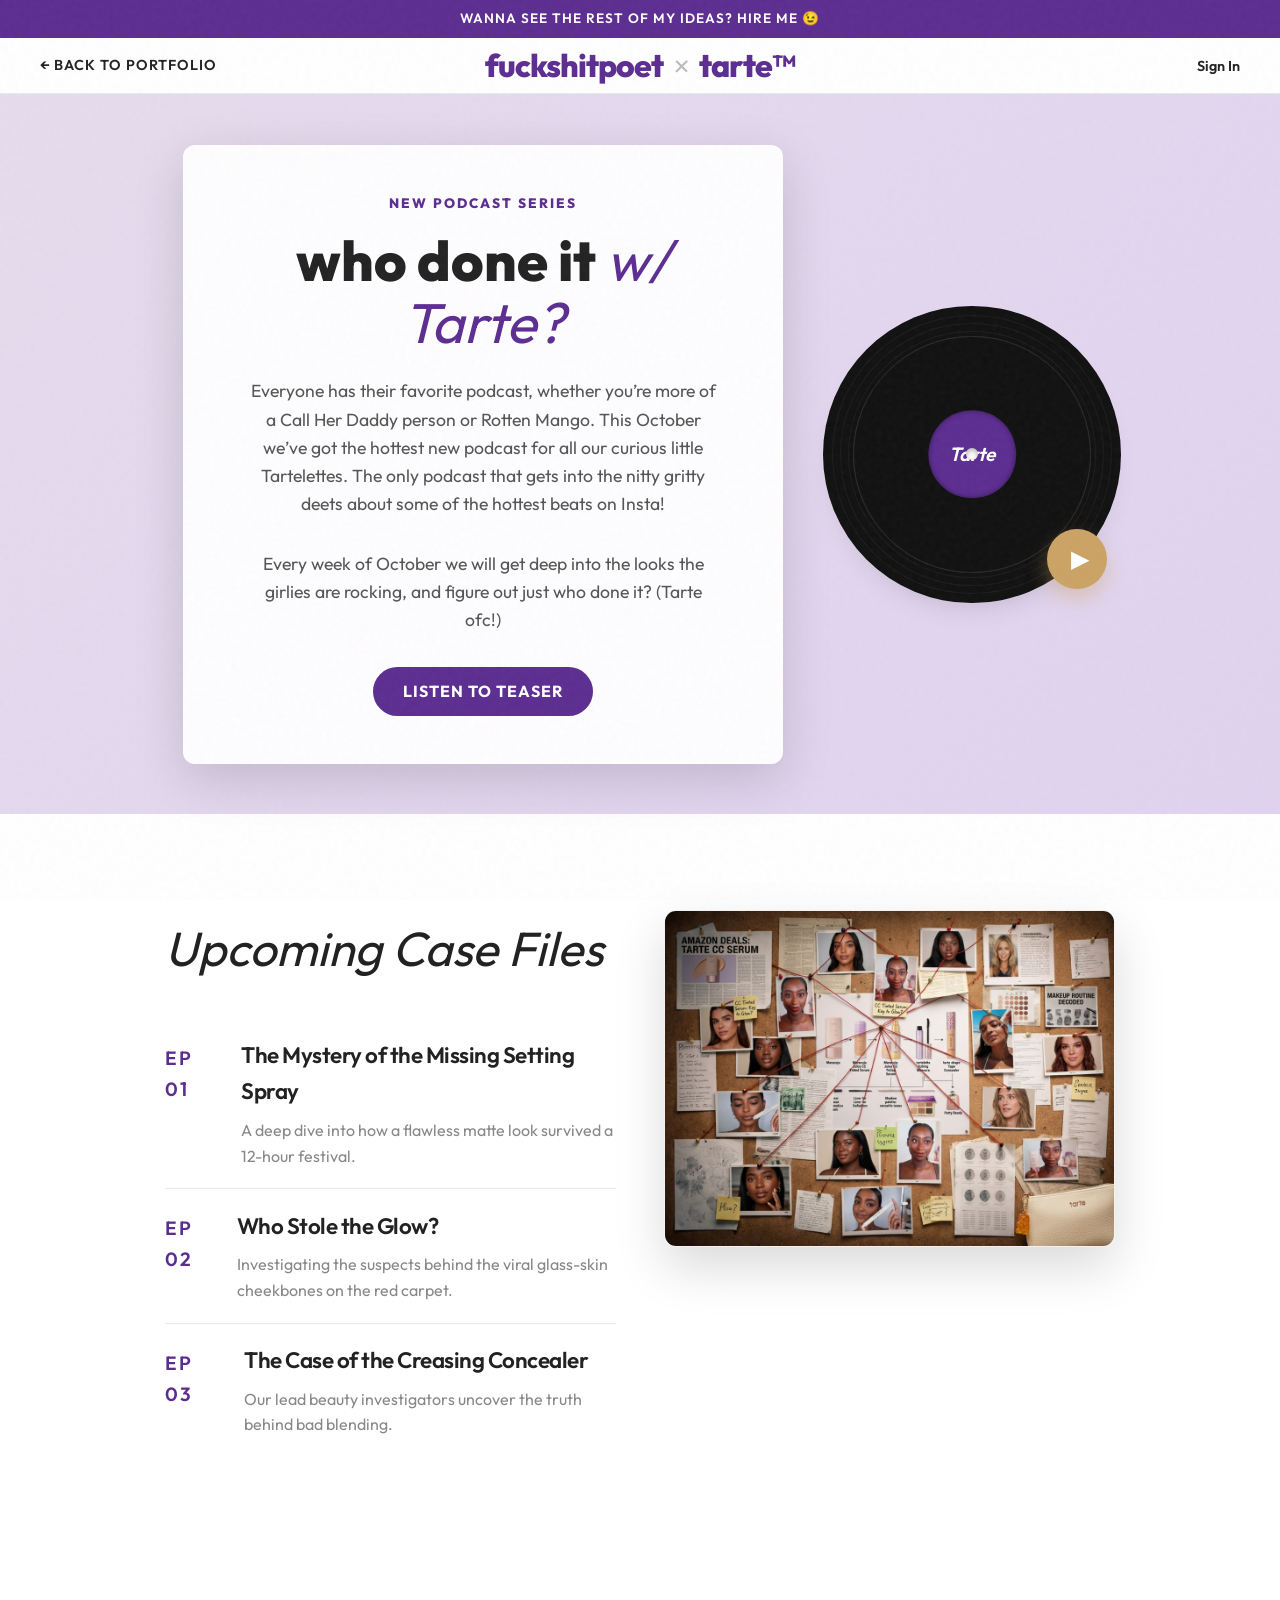
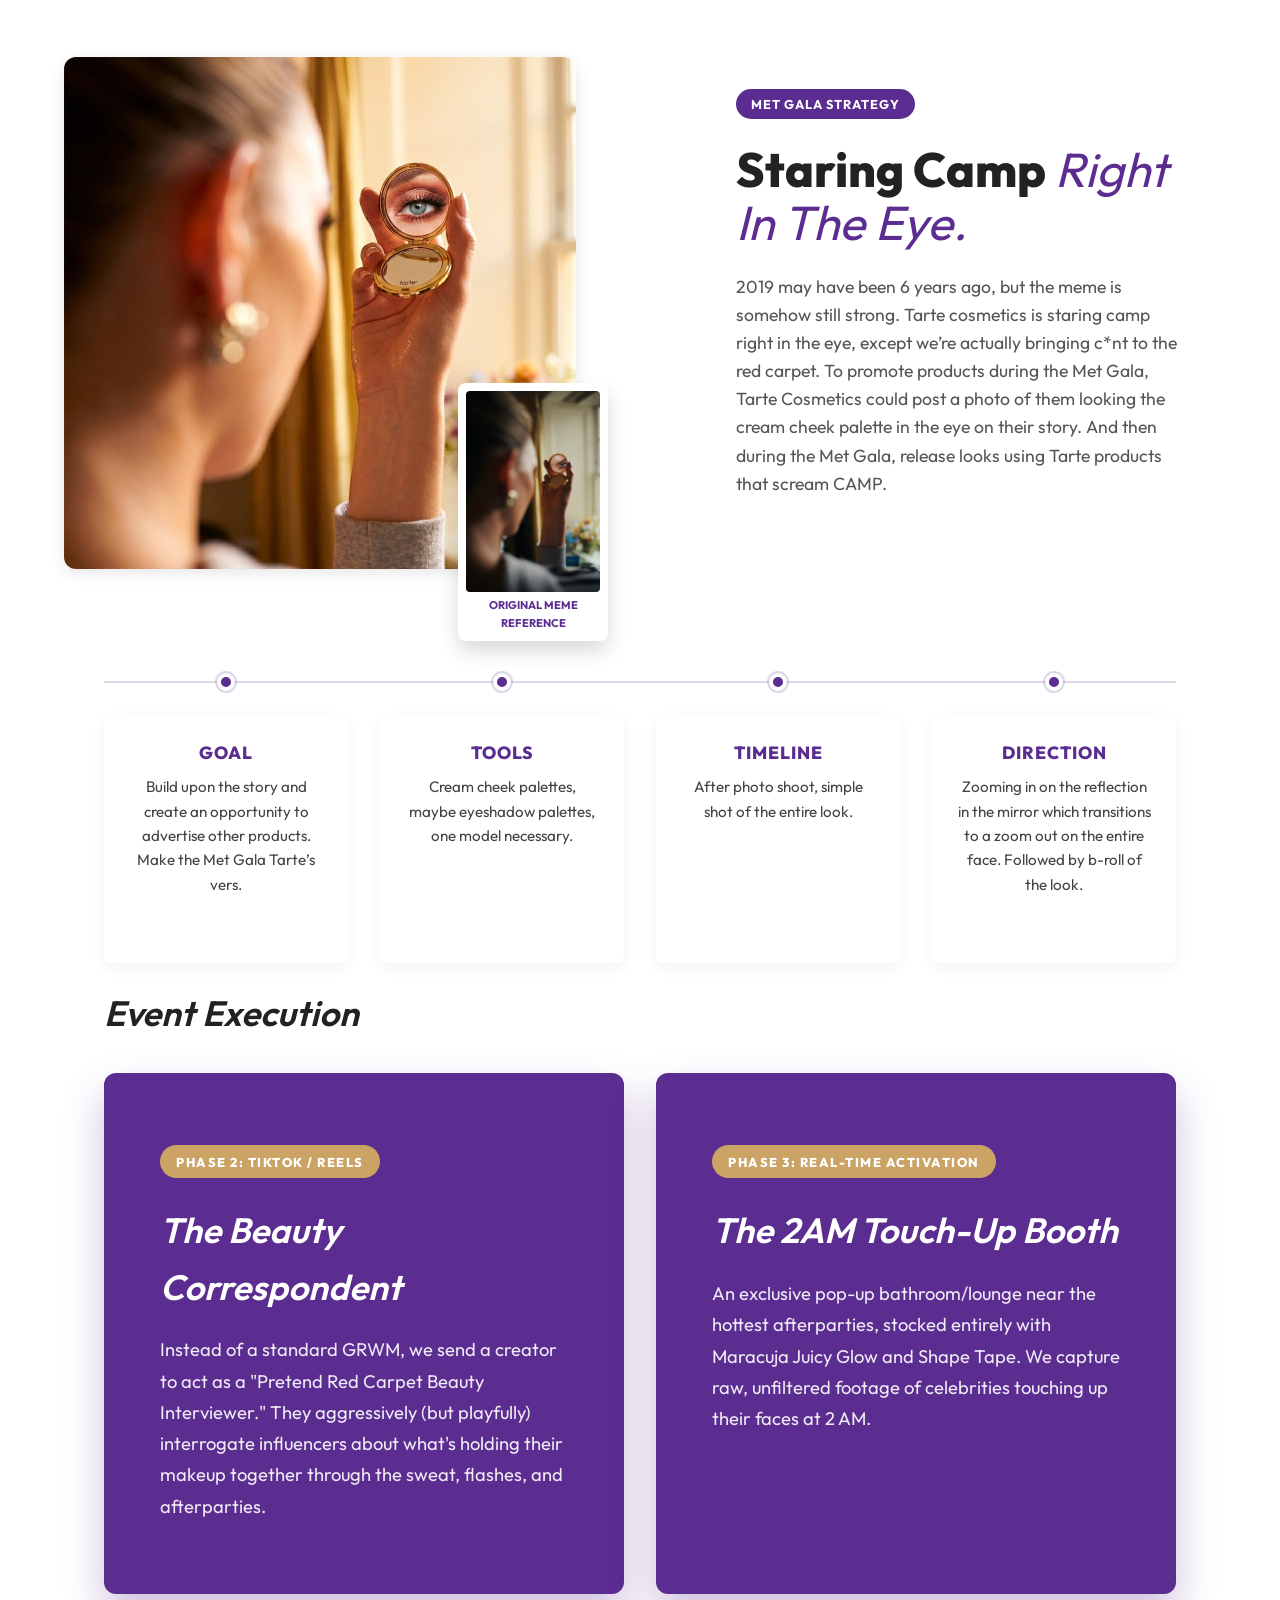
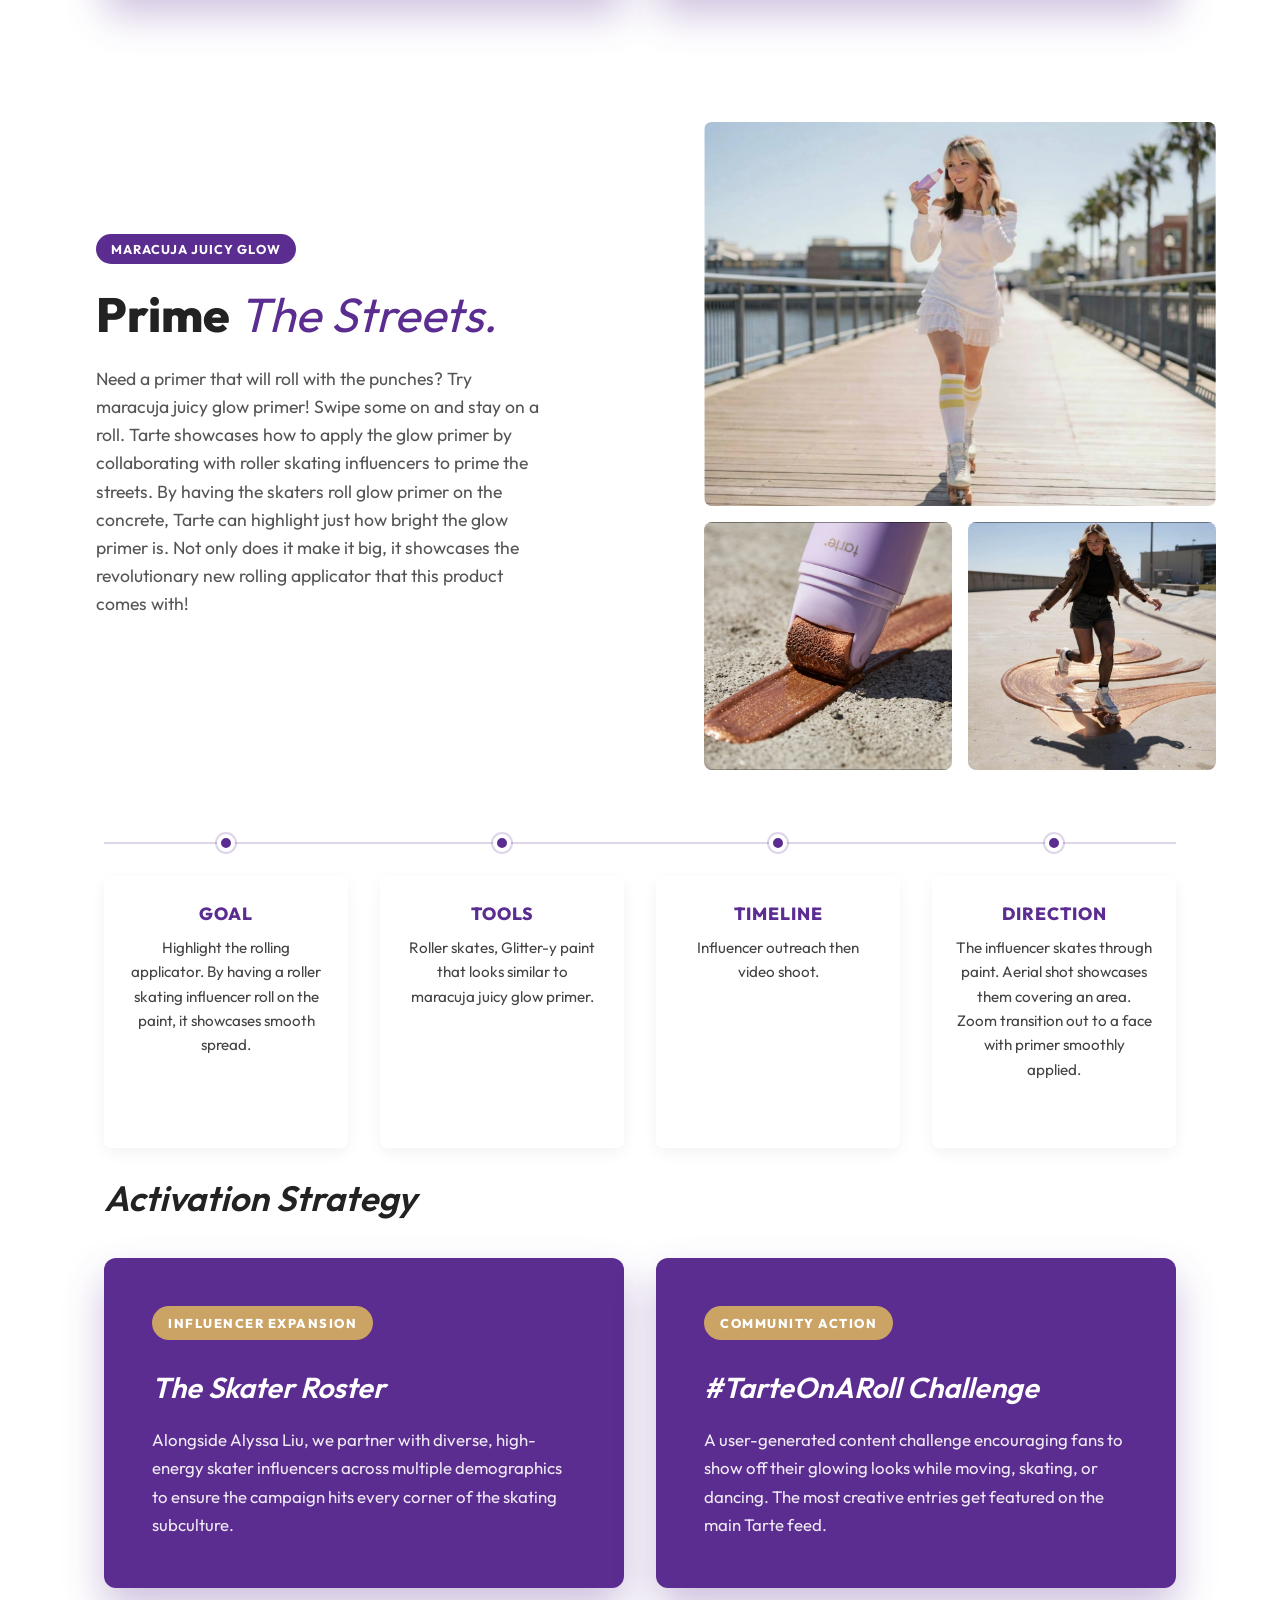
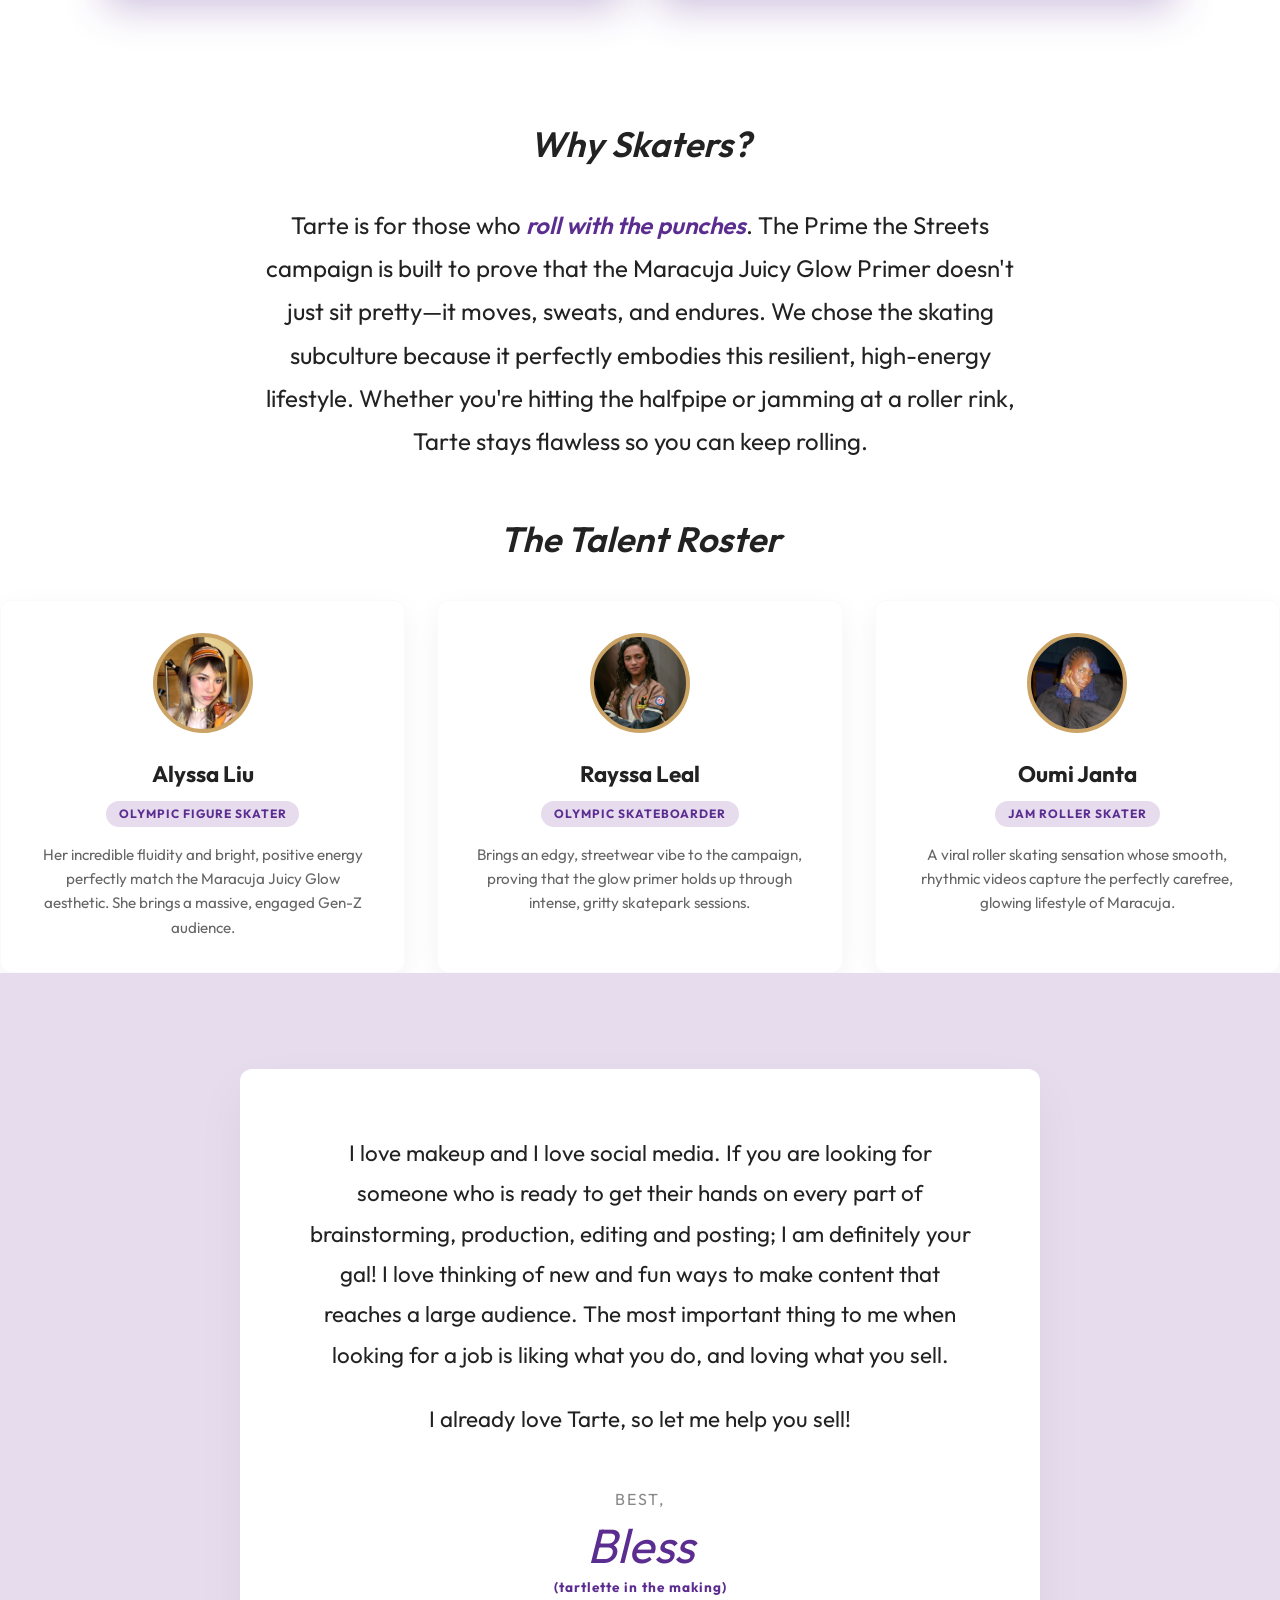
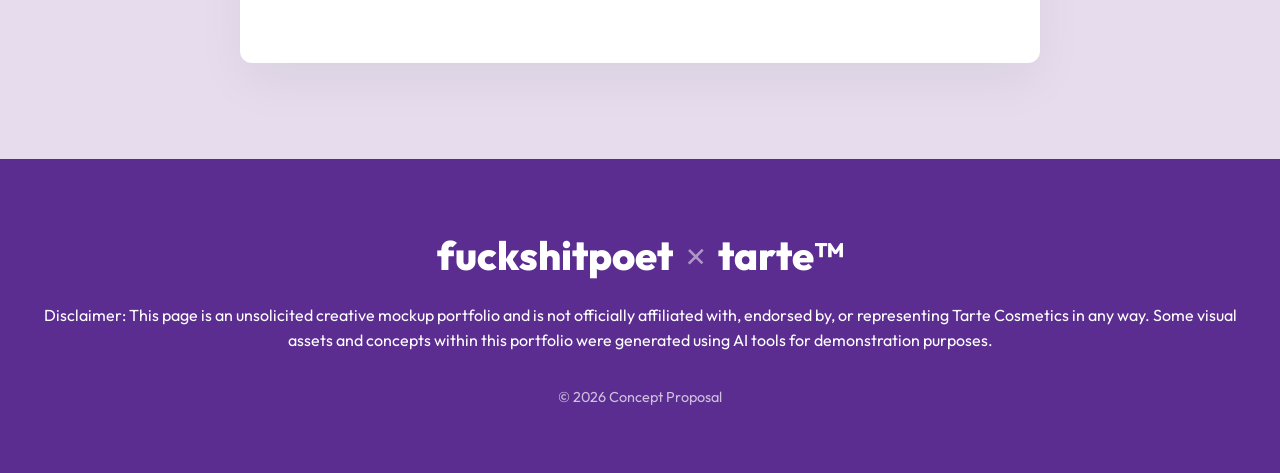
<file: tarte/index.html>
<!DOCTYPE html>
<html lang="en">
<head>
    <meta charset="UTF-8">
    <meta name="viewport" content="width=device-width, initial-scale=1.0">
    <title>Tarte Cosmetics | Concept Proposals</title>
    <link href="https://fonts.googleapis.com/css2?family=Cormorant+Garamond:ital,wght@0,400;0,600;1,400;1,600&family=Outfit:wght@300;400;600;700;800;900&display=swap" rel="stylesheet">
    <link rel="stylesheet" href="style.css">
</head>
<body>

    <div class="noise-overlay"></div>

    <!-- Announcement Bar -->
    <div class="announcement-bar">
        Wanna see the rest of my ideas? Hire me 😉
    </div>

    <!-- Storefront Nav -->
    <nav class="storefront-nav fade-up">
        <a href="../index.html" class="back-btn">&larr; Back to Portfolio</a>
        <div class="logo">fuckshitpoet <span class="logo-x">×</span> tarte™</div>
        <div class="nav-actions">
            <span>Sign In</span>
        </div>
    </nav>

    <!-- CAMPAIGN 1: PODCAST -->
    <header class="hero-banner">
        <div class="hero-container">
            <div class="hero-content fade-up">
                <span class="hero-badge">New Podcast Series</span>
                <h1 class="hero-title">who done <span class="magnify-container"><span class="magnify-target">it</span><span class="magnifying-glass"><svg width="60" height="60" viewBox="0 0 24 24" fill="none" stroke="var(--tarte-purple)" stroke-width="3" stroke-linecap="round" stroke-linejoin="round"><circle cx="11" cy="11" r="8"></circle><line x1="21" y1="21" x2="16.65" y2="16.65"></line></svg></span></span> <em>w/ Tarte?</em></h1>
                <p class="hero-text">Everyone has their favorite podcast, whether you’re more of a Call Her Daddy person or Rotten Mango. This October we’ve got the hottest new podcast for all our curious little Tartelettes. The only podcast that gets into the nitty gritty deets about some of the hottest beats on Insta!</p>
                <p class="hero-text">Every week of October we will get deep into the looks the girlies are rocking, and figure out just who done it? (Tarte ofc!)</p>
                <a href="#" id="play-teaser-btn" class="btn-primary">Listen to Teaser</a>
            </div>
            
            <div class="vinyl-wrapper fade-up delay-1">
                <div class="vinyl-record">
                    <div class="vinyl-grooves"></div>
                    <div class="vinyl-label">Tarte</div>
                    <div class="vinyl-hole"></div>
                </div>
                <button class="play-btn">▶</button>
            </div>
        </div>
    </header>

    <!-- PODCAST EPISODES (New Fleshed Out Section) -->
    <section class="podcast-details fade-up delay-2">
        <div class="episodes-container">
            <div class="episodes-left">
                <h3 class="episodes-title">Upcoming Case Files</h3>
                
                <!-- Hidden Audio Element -->
                <audio id="teaser-audio" src="podcast_teaser.mp3" preload="auto"></audio>
    
                <div class="episode-list">
                    <div class="episode-item">
                        <span class="ep-num">Ep 01</span>
                        <div class="ep-info">
                            <h4>The Mystery of the Missing Setting Spray</h4>
                            <p>A deep dive into how a flawless matte look survived a 12-hour festival.</p>
                        </div>
                    </div>
                    <div class="episode-item">
                        <span class="ep-num">Ep 02</span>
                        <div class="ep-info">
                            <h4>Who Stole the Glow?</h4>
                            <p>Investigating the suspects behind the viral glass-skin cheekbones on the red carpet.</p>
                        </div>
                    </div>
                    <div class="episode-item">
                        <span class="ep-num">Ep 03</span>
                        <div class="ep-info">
                            <h4>The Case of the Creasing Concealer</h4>
                            <p>Our lead beauty investigators uncover the truth behind bad blending.</p>
                        </div>
                    </div>
                </div>
            </div>
            <div class="episodes-right fade-up delay-3">
                <img src="podcast_board.jpg" alt="Who Done It Evidence Board" class="podcast-board-img hover-scale" />
            </div>
        </div>
    </section>

    <!-- CAMPAIGN 2: MET GALA -->
    <section class="campaign-wrapper bg-white">
        <div class="split-section">
            <div class="split-visual fade-up">
                <img src="compact_mockup.png" class="hero-img hover-scale" alt="Tarte Met Gala Mockup">
                <div class="ref-overlay fade-up delay-1">
                    <img src="camp_meme.jpg" alt="Karlie Kloss Reference">
                    <span>Original Meme Reference</span>
                </div>
            </div>
            <div class="split-content fade-up delay-1">
                <span class="section-tag">Met Gala Strategy</span>
                <h2 class="split-title">Staring Camp <em>Right In The Eye.</em></h2>
                <p class="split-desc">2019 may have been 6 years ago, but the meme is somehow still strong. Tarte cosmetics is staring camp right in the eye, except we’re actually bringing c*nt to the red carpet. To promote products during the Met Gala, Tarte Cosmetics could post a photo of them looking the cream cheek palette in the eye on their story. And then during the Met Gala, release looks using Tarte products that scream CAMP.</p>
            </div>
        </div>
        
        <!-- Horizontal Timeline Full Width -->
        <div class="timeline-container fade-up delay-2">
            <div class="horizontal-timeline">
                <div class="timeline-step-horiz">
                    <div class="step-node-horiz"></div>
                    <div class="step-content-horiz">
                        <h4>Goal</h4>
                        <p>Build upon the story and create an opportunity to advertise other products. Make the Met Gala Tarte’s vers.</p>
                    </div>
                </div>
                <div class="timeline-step-horiz">
                    <div class="step-node-horiz"></div>
                    <div class="step-content-horiz">
                        <h4>Tools</h4>
                        <p>Cream cheek palettes, maybe eyeshadow palettes, one model necessary.</p>
                    </div>
                </div>
                <div class="timeline-step-horiz">
                    <div class="step-node-horiz"></div>
                    <div class="step-content-horiz">
                        <h4>Timeline</h4>
                        <p>After photo shoot, simple shot of the entire look.</p>
                    </div>
                </div>
                <div class="timeline-step-horiz">
                    <div class="step-node-horiz"></div>
                    <div class="step-content-horiz">
                        <h4>Direction</h4>
                        <p>Zooming in on the reflection in the mirror which transitions to a zoom out on the entire face. Followed by b-roll of the look.</p>
                    </div>
                </div>
            </div>
        </div>

        <!-- Met Gala Expansion -->
        <div class="strategy-expansion fade-up delay-3">
            <h3 class="expansion-title">Event Execution</h3>
            <div class="strategy-cards featured-cards">
                <div class="strategy-card hover-scale" id="card-correspondent">
                    <div class="card-content-inner">
                        <span class="card-tag">Phase 2: TikTok / Reels</span>
                        <h4>The Beauty Correspondent</h4>
                        <p>Instead of a standard GRWM, we send a creator to act as a "Pretend Red Carpet Beauty Interviewer." They aggressively (but playfully) interrogate influencers about what's holding their makeup together through the sweat, flashes, and afterparties.</p>
                    </div>
                    <!-- Shows when Touchup is hovered -->
                    <div class="card-img-overlay" style="background-image: url('tarte_event.png');"></div>
                </div>
                <div class="strategy-card hover-scale" id="card-touchup">
                    <div class="card-content-inner">
                        <span class="card-tag">Phase 3: Real-Time Activation</span>
                        <h4>The 2AM Touch-Up Booth</h4>
                        <p>An exclusive pop-up bathroom/lounge near the hottest afterparties, stocked entirely with Maracuja Juicy Glow and Shape Tape. We capture raw, unfiltered footage of celebrities touching up their faces at 2 AM.</p>
                    </div>
                    <!-- Shows when Correspondent is hovered -->
                    <div class="card-img-overlay" style="background-image: url('red_carpet.png');"></div>
                </div>
            </div>
        </div>
    </section>

    <!-- CAMPAIGN 3: ROLLER SKATING -->
    <section class="campaign-wrapper bg-pink">
        <div class="split-section reverse">
            <div class="split-visual fade-up delay-1">
                <!-- User's Uploaded Primer Images -->
                <div class="product-gallery">
                    <div class="gallery-item gallery-main hover-scale">
                        <img src="primer_user_1.png" alt="Skater Full Shot">
                    </div>
                    <div class="gallery-item gallery-sub hover-scale">
                        <img src="primer_user_2.jpg" alt="Primer Rolling on Concrete">
                    </div>
                    <div class="gallery-item gallery-sub hover-scale">
                        <img src="primer_user_3.jpg" alt="Skater Action Trail">
                    </div>
                </div>
            </div>
            <div class="split-content fade-up">
                <span class="section-tag">Maracuja Juicy Glow</span>
                <h2 class="split-title">Prime <em>The Streets.</em></h2>
                <p class="split-desc">Need a primer that will roll with the punches? Try maracuja juicy glow primer! Swipe some on and stay on a roll. Tarte showcases how to apply the glow primer by collaborating with roller skating influencers to prime the streets. By having the skaters roll glow primer on the concrete, Tarte can highlight just how bright the glow primer is. Not only does it make it big, it showcases the revolutionary new rolling applicator that this product comes with!</p>
            </div>
        </div>
        
        <!-- Horizontal Timeline Full Width -->
        <div class="timeline-container fade-up delay-2">
            <div class="horizontal-timeline">
                <div class="timeline-step-horiz">
                    <div class="step-node-horiz"></div>
                    <div class="step-content-horiz">
                        <h4>Goal</h4>
                        <p>Highlight the rolling applicator. By having a roller skating influencer roll on the paint, it showcases smooth spread.</p>
                    </div>
                </div>
                <div class="timeline-step-horiz">
                    <div class="step-node-horiz"></div>
                    <div class="step-content-horiz">
                        <h4>Tools</h4>
                        <p>Roller skates, Glitter-y paint that looks similar to maracuja juicy glow primer.</p>
                    </div>
                </div>
                <div class="timeline-step-horiz">
                    <div class="step-node-horiz"></div>
                    <div class="step-content-horiz">
                        <h4>Timeline</h4>
                        <p>Influencer outreach then video shoot.</p>
                    </div>
                </div>
                <div class="timeline-step-horiz">
                    <div class="step-node-horiz"></div>
                    <div class="step-content-horiz">
                        <h4>Direction</h4>
                        <p>The influencer skates through paint. Aerial shot showcases them covering an area. Zoom transition out to a face with primer smoothly applied.</p>
                    </div>
                </div>
            </div>
        </div>

        <!-- Prime the Streets Expansion -->
        <div class="strategy-expansion fade-up delay-3">
            <h3 class="expansion-title">Activation Strategy</h3>
            <div class="strategy-cards">
                <div class="strategy-card hover-scale">
                    <span class="card-tag">Influencer Expansion</span>
                    <h4>The Skater Roster</h4>
                    <p>Alongside Alyssa Liu, we partner with diverse, high-energy skater influencers across multiple demographics to ensure the campaign hits every corner of the skating subculture.</p>
                </div>
                <div class="strategy-card hover-scale">
                    <span class="card-tag">Community Action</span>
                    <h4>#TarteOnARoll Challenge</h4>
                    <p>A user-generated content challenge encouraging fans to show off their glowing looks while moving, skating, or dancing. The most creative entries get featured on the main Tarte feed.</p>
                </div>
            </div>
        </div>

        <!-- Campaign Philosophy -->
        <div class="campaign-philosophy fade-up delay-4">
            <h3 class="expansion-title" style="margin-top: 4rem; text-align: center;">Why Skaters?</h3>
            <p class="philosophy-text">Tarte is for those who <strong>roll with the punches</strong>. The Prime the Streets campaign is built to prove that the Maracuja Juicy Glow Primer doesn't just sit pretty—it moves, sweats, and endures. We chose the skating subculture because it perfectly embodies this resilient, high-energy lifestyle. Whether you're hitting the halfpipe or jamming at a roller rink, Tarte stays flawless so you can keep rolling.</p>
        </div>

        <!-- Influencer Roster Showcase -->
        <div class="influencer-roster-section fade-up delay-5">
            <h3 class="expansion-title" style="margin-top: 3rem; text-align: center;">The Talent Roster</h3>
            <div class="influencer-grid">
                <div class="influencer-card hover-scale">
                    <div class="inf-avatar" style="background-image: url('liu_new.jpg');"></div>
                    <h4>Alyssa Liu</h4>
                    <span class="inf-tag">Olympic Figure Skater</span>
                    <p>Her incredible fluidity and bright, positive energy perfectly match the Maracuja Juicy Glow aesthetic. She brings a massive, engaged Gen-Z audience.</p>
                </div>
                <div class="influencer-card hover-scale">
                    <div class="inf-avatar" style="background-image: url('leal.jpg');"></div>
                    <h4>Rayssa Leal</h4>
                    <span class="inf-tag">Olympic Skateboarder</span>
                    <p>Brings an edgy, streetwear vibe to the campaign, proving that the glow primer holds up through intense, gritty skatepark sessions.</p>
                </div>
                <div class="influencer-card hover-scale">
                    <div class="inf-avatar" style="background-image: url('janta.png');"></div>
                    <h4>Oumi Janta</h4>
                    <span class="inf-tag">Jam Roller Skater</span>
                    <p>A viral roller skating sensation whose smooth, rhythmic videos capture the perfectly carefree, glowing lifestyle of Maracuja.</p>
                </div>
            </div>
        </div>
    </section>

    <!-- Personal Sign-off Letter -->
    <section class="personal-letter-section fade-up">
        <div class="letter-content">
            <p>I love makeup and I love social media. If you are looking for someone who is ready to get their hands on every part of brainstorming, production, editing and posting; I am definitely your gal! I love thinking of new and fun ways to make content that reaches a large audience. The most important thing to me when looking for a job is liking what you do, and loving what you sell.</p>
            <p>I already love Tarte, so let me help you sell!</p>
            <div class="letter-signoff">
                <span class="signoff-text">Best,</span>
                <span class="signature">Bless</span>
                <span class="sub-signoff">(tartlette in the making)</span>
            </div>
        </div>
    </section>

    <!-- Brand Footer -->
    <footer class="brand-footer fade-up">
        <div class="footer-logo">fuckshitpoet <span class="logo-x" style="color:rgba(255,255,255,0.5);">×</span> tarte™</div>
        <p>Disclaimer: This page is an unsolicited creative mockup portfolio and is not officially affiliated with, endorsed by, or representing Tarte Cosmetics in any way. Some visual assets and concepts within this portfolio were generated using AI tools for demonstration purposes.</p>
        <div class="footer-links">
            &copy; 2026 Concept Proposal
        </div>
    </footer>

    <!-- Floating Badge -->
    <a href="../index.html" class="floating-badge fade-up delay-3">
        Concept by <strong>fuckshitpoet</strong>
    </a>

    <!-- Intersection Observer Script & Audio Script -->
    <script>
        document.addEventListener("DOMContentLoaded", function() {
            // Scroll Animation Logic
            const observerOptions = {
                threshold: 0.1,
                rootMargin: "0px 0px -50px 0px"
            };

            const observer = new IntersectionObserver((entries) => {
                entries.forEach(entry => {
                    if (entry.isIntersecting) {
                        entry.target.classList.add('visible');
                        observer.unobserve(entry.target);
                    }
                });
            }, observerOptions);

            document.querySelectorAll('.fade-up').forEach(el => {
                observer.observe(el);
            });

            // Audio Player Logic
            const audio = document.getElementById("teaser-audio");
            const playBtn = document.getElementById("play-teaser-btn");
            const vinylPlayBtn = document.querySelector(".play-btn");
            const vinylRecord = document.querySelector(".vinyl-record");

            let isPlaying = false;

            function toggleAudio() {
                if (!isPlaying) {
                    audio.play().catch(e => console.log("Audio not loaded yet:", e));
                    playBtn.innerText = "Pause Teaser";
                    vinylPlayBtn.innerText = "⏸";
                    vinylRecord.style.animationPlayState = "running";
                    isPlaying = true;
                } else {
                    audio.pause();
                    playBtn.innerText = "Listen to Teaser";
                    vinylPlayBtn.innerText = "▶";
                    vinylRecord.style.animationPlayState = "paused";
                    isPlaying = false;
                }
            }

            if(playBtn) {
                playBtn.addEventListener("click", function(e) {
                    e.preventDefault();
                    toggleAudio();
                });
            }
            
            if(vinylPlayBtn) {
                vinylPlayBtn.addEventListener("click", function(e) {
                    e.preventDefault();
                    toggleAudio();
                });
            }

            // Also pause vinyl when audio ends naturally
            audio.addEventListener("ended", function() {
                playBtn.innerText = "Listen to Teaser";
                vinylPlayBtn.innerText = "▶";
                vinylRecord.style.animationPlayState = "paused";
                isPlaying = false;
            });

            // Cross-Hover Logic for Strategy Cards
            const cardCorres = document.getElementById('card-correspondent');
            const cardTouchup = document.getElementById('card-touchup');

            if (cardCorres && cardTouchup) {
                cardCorres.addEventListener('mouseenter', () => {
                    cardTouchup.classList.add('show-overlay');
                });
                cardCorres.addEventListener('mouseleave', () => {
                    cardTouchup.classList.remove('show-overlay');
                });

                cardTouchup.addEventListener('mouseenter', () => {
                    cardCorres.classList.add('show-overlay');
                });
                cardTouchup.addEventListener('mouseleave', () => {
                    cardCorres.classList.remove('show-overlay');
                });
            }
        });
    </script>
</body>
</html>
</file>
<file: styles.css>
:root {
    /* Refined Color Palette */
    --clr-pink: #cf5c78;
    --clr-dark: #2a2020; /* Darkened slightly for better contrast */
    --clr-burgundy: #973443;
    --clr-soft-pink: #edd0dd;
    --clr-cream: #f4f1ee; /* Softened cream */
    
    --text-main: var(--clr-dark);
}

* {
    box-sizing: border-box;
    margin: 0;
    padding: 0;
}

body {
    font-family: 'Outfit', sans-serif;
    background-color: var(--clr-cream);
    color: var(--text-main);
    line-height: 1.6;
    overflow-x: hidden;
    -webkit-font-smoothing: antialiased;
    -moz-osx-font-smoothing: grayscale;
}

/* Very subtle noise texture */
.noise-overlay {
    position: fixed;
    top: 0;
    left: 0;
    width: 100vw;
    height: 100vh;
    pointer-events: none;
    z-index: 100;
    background-image: url("data:image/svg+xml,%3Csvg viewBox='0 0 200 200' xmlns='http://www.w3.org/2000/svg'%3E%3Cfilter id='noiseFilter'%3E%3CfeTurbulence type='fractalNoise' baseFrequency='0.8' numOctaves='3' stitchTiles='stitch'/%3E%3C/filter%3E%3Crect width='100%25' height='100%25' filter='url(%23noiseFilter)' opacity='0.03'/%3E%3C/svg%3E");
}

/* Typography Utilities */
.serif {
    font-family: 'Cormorant Garamond', serif;
}

.sans {
    font-family: 'Outfit', sans-serif;
}

/* Nav */
.editorial-nav {
    display: flex;
    justify-content: space-between;
    padding: 2rem 4rem;
    font-size: 0.85rem;
    text-transform: uppercase;
    letter-spacing: 2px;
    font-weight: 500;
    color: var(--clr-burgundy);
    position: relative;
    z-index: 10;
}

.editorial-container {
    max-width: 1400px;
    margin: 0 auto;
    padding: 2rem 4rem 8rem;
    position: relative;
    z-index: 5;
}

/* Header */
.editorial-header {
    margin-top: 3rem;
    margin-bottom: 4rem;
    position: relative;
}

.pink-aura {
    position: absolute;
    top: -30%;
    left: 50%;
    transform: translateX(-50%);
    width: 80vw;
    height: 80vh;
    background: radial-gradient(circle, rgba(237, 208, 221, 0.6) 0%, transparent 70%);
    filter: blur(80px);
    z-index: -2;
    pointer-events: none;
}

.header-intro {
    font-family: 'Cormorant Garamond', serif;
    font-size: 2rem;
    color: var(--clr-pink);
    margin-bottom: 1rem;
}

.header-intro em {
    font-style: italic;
    color: var(--clr-burgundy);
}

.editorial-header h1 {
    font-family: 'Cormorant Garamond', serif;
    font-size: clamp(2.5rem, 5vw, 4.5rem);
    font-weight: 400;
    line-height: 1.1;
    color: var(--clr-dark);
    margin-bottom: 2rem;
    max-width: 800px;
}

.editorial-header h1 em {
    font-style: italic;
    color: var(--clr-burgundy);
}

.header-details {
    max-width: 500px;
    margin-left: auto; /* Push to right for asymmetrical editorial feel */
    font-size: 1.1rem;
    font-weight: 300;
    color: var(--clr-dark);
    border-left: 1px solid var(--clr-burgundy);
    padding-left: 2rem;
}

.abstract-accent {
    position: absolute;
    top: -50px;
    right: 10%;
    width: 300px;
    height: 400px;
    background: linear-gradient(135deg, var(--clr-soft-pink), transparent);
    border-radius: 200px 200px 0 0;
    z-index: -1;
    opacity: 0.6;
    filter: blur(40px);
}

/* Editorial List (Links) */
.editorial-list {
    display: flex;
    flex-direction: column;
}

.list-item {
    display: flex;
    align-items: center;
    padding: 3rem 0;
    border-top: 1px solid rgba(42, 32, 32, 0.1);
    text-decoration: none;
    color: var(--clr-dark);
    position: relative;
    overflow: hidden;
    transition: padding-left 0.4s ease, border-color 0.4s ease;
}

.list-item:last-child {
    border-bottom: 1px solid rgba(42, 32, 32, 0.1);
}

.list-item:hover {
    padding-left: 2rem;
    border-color: var(--clr-burgundy);
    z-index: 2;
}

.item-number {
    font-family: 'Outfit', sans-serif;
    font-size: 0.9rem;
    font-weight: 300;
    width: 60px; /* Reduced width */
    color: var(--clr-pink);
    position: relative;
    z-index: 2;
}

.brand-logo {
    position: relative;
    z-index: 2;
    height: 120px; /* Increased size to make them much larger */
    width: auto;
    max-width: 400px;
    object-fit: contain;
    object-position: left;
    transition: transform 0.4s ease;
}

.list-item:hover .brand-logo {
    transform: translateX(10px);
    /* Removed the weird filters so they stay in full color */
}

.item-category {
    font-family: 'Outfit', sans-serif;
    font-size: 0.9rem;
    text-transform: uppercase;
    letter-spacing: 2px;
    font-weight: 400;
    color: var(--clr-dark);
    position: relative;
    z-index: 2;
    transition: color 0.4s ease;
    margin-left: auto; /* Pushes the descriptor to the far right */
    text-align: right;
}

.list-item:hover .item-category,
.list-item:hover .item-number {
    color: var(--clr-cream);
}

/* Magical Hover Reveal */
.hover-reveal {
    position: absolute;
    top: 0;
    left: 0;
    width: 300px;
    height: 300px;
    border-radius: 50%;
    pointer-events: none;
    opacity: 0;
    transform: translate(-150px, -150px) scale(0.5);
    transition: opacity 0.4s ease, transform 0.6s cubic-bezier(0.16, 1, 0.3, 1) !important; /* overrides JS inline transform for scaling */
    z-index: 1;
    mix-blend-mode: multiply;
}

.list-item:hover .hover-reveal {
    opacity: 1;
    transform: translate(-150px, -150px) scale(3) !important;
}

/* Footer Marquee */
.editorial-footer {
    margin-top: 10rem;
    border-top: 1px solid var(--clr-burgundy);
    padding: 2rem 0;
    overflow: hidden;
}

.marquee-wrapper {
    width: 100%;
    overflow: hidden;
}

.marquee-link {
    text-decoration: none;
    display: block;
}

.marquee {
    display: flex;
    width: max-content;
    animation: marquee 15s linear infinite;
    font-family: 'Cormorant Garamond', serif;
    font-size: 2rem;
    font-style: italic;
    color: var(--clr-burgundy);
    white-space: nowrap;
    transition: opacity 0.3s ease;
}

.marquee-link:hover .marquee {
    opacity: 0.7;
}

.marquee span {
    padding-right: 2rem;
}

@keyframes marquee {
    0% { transform: translateX(0); }
    100% { transform: translateX(-50%); }
}

@media (max-width: 768px) {
    .editorial-nav, .editorial-container { padding: 2rem; }
    .header-details { margin-left: 0; margin-top: 2rem; padding-left: 1rem; }
    .item-title { font-size: 2.5rem; }
    .item-category { display: none; }
    .list-item:hover { padding-left: 1rem; }
}
</file>
<file: elf/style.css>
:root {
    --elf-black: #000000;
    --elf-white: #ffffff;
    --elf-red: #ff0000;
    --elf-gray: #f5f5f5;
    --text-main: #000000;
}

* {
    box-sizing: border-box;
    margin: 0;
    padding: 0;
}

body {
    font-family: 'Inter', sans-serif;
    background-color: var(--elf-white);
    color: var(--text-main);
    overflow-x: hidden;
}

nav {
    display: flex;
    justify-content: space-between;
    align-items: center;
    padding: 1.5rem 3rem;
    position: fixed;
    top: 0;
    width: 100%;
    z-index: 100;
    background: rgba(255,255,255,0.9);
    backdrop-filter: blur(10px);
    border-bottom: 2px solid var(--elf-black);
}

.back-btn {
    color: var(--elf-black);
    text-decoration: none;
    font-weight: 700;
    text-transform: uppercase;
    font-size: 0.9rem;
    transition: color 0.2s;
}

.back-btn:hover {
    color: var(--elf-red);
}

.logo {
    font-size: 2rem;
    font-weight: 900;
    letter-spacing: -1px;
}

/* Hero Section */
.hero {
    margin-top: 80px;
    min-height: 80vh;
    display: flex;
    align-items: center;
    padding: 0 5%;
    background: var(--elf-gray);
    position: relative;
    overflow: hidden;
}

.hero-content {
    flex: 1;
    z-index: 2;
}

.hero h1 {
    font-size: clamp(4rem, 10vw, 8rem);
    font-weight: 900;
    line-height: 0.9;
    letter-spacing: -2px;
    margin-bottom: 1.5rem;
    text-transform: uppercase;
}

.hero p {
    font-size: 1.2rem;
    max-width: 500px;
    margin-bottom: 2rem;
    font-weight: 400;
    line-height: 1.6;
}

.primary-btn {
    background: var(--elf-black);
    color: var(--elf-white);
    border: none;
    padding: 1.2rem 2.5rem;
    font-size: 1.1rem;
    font-weight: 700;
    text-transform: uppercase;
    cursor: pointer;
    transition: background 0.3s, transform 0.2s;
}

.primary-btn:hover {
    background: var(--elf-red);
    transform: translateY(-2px);
}

.hero-image {
    flex: 1;
    display: flex;
    justify-content: center;
    align-items: center;
}

.grid-layout {
    display: grid;
    grid-template-columns: 1fr 1fr;
    gap: 10px;
    width: 400px;
    height: 400px;
}

.grid-item {
    background: var(--elf-black);
    border-radius: 5px;
    transition: transform 0.3s, background 0.3s;
}

.grid-item:hover {
    transform: scale(0.95);
    background: var(--elf-red);
}

.item1 { background: #333; }
.item2 { background: var(--elf-red); }
.item3 { background: #666; }
.item4 { background: #111; }

/* Shelfie Section */
.shelfie-section {
    padding: 5rem 5%;
}

.section-header {
    text-align: center;
    margin-bottom: 4rem;
}

.section-header h2 {
    font-size: 3rem;
    font-weight: 900;
    text-transform: uppercase;
    margin-bottom: 1rem;
}

.section-header p {
    font-size: 1.2rem;
    color: #555;
}

.masonry-gallery {
    column-count: 3;
    column-gap: 20px;
    max-width: 1200px;
    margin: 0 auto;
}

.masonry-item {
    break-inside: avoid;
    margin-bottom: 20px;
}

.placeholder-img {
    background: #e0e0e0;
    width: 100%;
    border-radius: 10px;
    position: relative;
    overflow: hidden;
    background-image: repeating-linear-gradient(45deg, #d0d0d0 0, #d0d0d0 2px, transparent 2px, transparent 10px);
}

.overlay {
    position: absolute;
    bottom: 0;
    left: 0;
    width: 100%;
    padding: 2rem 1rem 1rem;
    background: linear-gradient(0deg, rgba(0,0,0,0.8) 0%, transparent 100%);
    color: white;
    font-weight: 700;
    transform: translateY(100%);
    transition: transform 0.3s;
}

.placeholder-img:hover .overlay {
    transform: translateY(0);
}

footer {
    text-align: center;
    padding: 3rem;
    background: var(--elf-black);
    color: var(--elf-white);
    font-weight: 700;
}

@media (max-width: 900px) {
    .hero { flex-direction: column; text-align: center; padding-top: 4rem; }
    .hero p { margin: 0 auto 2rem; }
    .grid-layout { margin-top: 3rem; }
    .masonry-gallery { column-count: 2; }
}

@media (max-width: 600px) {
    .masonry-gallery { column-count: 1; }
}

/* New Campaigns */
.campaign-section {
    padding: 5rem 5%;
    border-top: 2px solid var(--elf-black);
}

.campaign-body {
    display: flex;
    align-items: center;
    gap: 4rem;
    max-width: 1000px;
    margin: 0 auto;
}

.campaign-body.reverse-layout {
    flex-direction: row-reverse;
}

.campaign-text {
    flex: 1;
}

.campaign-text h3 {
    font-size: 2.5rem;
    font-weight: 900;
    margin-bottom: 1rem;
    text-transform: uppercase;
}

.campaign-text p {
    font-size: 1.15rem;
    margin-bottom: 1.5rem;
    line-height: 1.6;
}

.feature-list {
    list-style: none;
}

.feature-list li {
    margin-bottom: 0.8rem;
    font-size: 1.1rem;
    border-left: 4px solid var(--elf-red);
    padding-left: 1rem;
}

.campaign-graphic {
    flex: 1;
    display: flex;
    justify-content: center;
    align-items: center;
    height: 350px;
    background: var(--elf-black);
    color: var(--elf-white);
    font-size: 4rem;
    font-weight: 900;
    border-radius: 10px;
    box-shadow: 10px 10px 0 var(--elf-red);
    transition: transform 0.3s, box-shadow 0.3s;
    width: 100%;
}

.campaign-graphic:hover {
    transform: translate(-5px, -5px);
    box-shadow: 15px 15px 0 var(--elf-red);
}

@media (max-width: 900px) {
    .campaign-body, .campaign-body.reverse-layout {
        flex-direction: column;
        gap: 2rem;
    }
}
</file>
<file: farmacy/style.css>
:root {
    --farmacy-green: #33691e;
    --farmacy-light: #f1f8e9;
    --farmacy-dark: #1b5e20;
    --farmacy-yellow: #fbc02d;
    --text-main: #3e2723;
    
    --farmacy-sans: 'Plus Jakarta Sans', sans-serif;
    --farmacy-serif: 'Tenor Sans', sans-serif;
    --farmacy-script: 'Pinyon Script', cursive;
}

/* =====================================================
   CAMPAIGN HEADERS
   ===================================================== */
.campaign-header {
    text-align: center;
    padding: 6rem 2rem 2rem 2rem;
    background: #fff;
}

.campaign-number {
    display: block;
    font-size: 2.5rem;
    color: var(--farmacy-green);
    margin-bottom: 0.5rem;
}

.accent-script {
    font-family: var(--farmacy-script);
}

.campaign-title {
    font-family: var(--farmacy-script);
    font-size: 4.5rem;
    color: var(--farmacy-green);
    margin-bottom: 0.5rem;
    font-weight: normal;
}

.campaign-subtitle {
    font-family: var(--farmacy-sans);
    font-size: 1.1rem;
    color: #666;
    max-width: 600px;
    margin: 0 auto;
    line-height: 1.6;
}

* {
    box-sizing: border-box;
    margin: 0;
    padding: 0;
}

body {
    font-family: var(--farmacy-sans);
    background-color: #fff;
    color: var(--text-main);
    overflow-x: hidden;
}

nav {
    display: flex;
    justify-content: space-between;
    align-items: center;
    padding: 1.5rem 3rem;
    background: transparent;
    position: absolute;
    top: 0;
    width: 100%;
    z-index: 100;
}

.back-btn {
    color: var(--farmacy-dark);
    text-decoration: none;
    font-weight: 600;
    font-size: 0.9rem;
    text-transform: uppercase;
    letter-spacing: 1px;
}

.logo {
    font-family: var(--farmacy-serif);
    font-size: 2rem;
    font-weight: 600;
    color: var(--farmacy-dark);
    letter-spacing: 2px;
}

/* =====================================================
   CAMPAIGN 01: BLENDER SCROLL ANIMATION
   ===================================================== */
.blender-campaign {
    height: 400vh; /* Creates the scrollable track */
    position: relative;
    background: linear-gradient(to bottom, #f9fbf9, #e8f5e9);
}

.blender-stage {
    position: sticky;
    top: 0;
    height: 100vh;
    display: flex;
    align-items: center;
    justify-content: center;
    overflow: hidden;
    max-width: 1200px;
    margin: 0 auto;
    padding: 2rem;
    gap: 4rem;
}

/* Left Side: Visuals */
.blender-visuals {
    flex: 1;
    height: 600px;
    position: relative;
    display: flex;
    justify-content: center;
    align-items: center;
}

/* Ingredients */
.drop-ingredient {
    font-size: 4rem;
    position: absolute;
    top: -100px;
    opacity: 0;
    z-index: 10;
}
.moringa { left: 30%; }
.papaya { left: 50%; transform: translateX(-50%); }
.sunflower { left: 70%; transform: translateX(-100%); }

/* Blender Design */
.blender-machine {
    position: absolute;
    bottom: 50px;
    width: 200px;
    height: 350px;
    display: flex;
    flex-direction: column;
    align-items: center;
}

.blender-jar {
    width: 160px;
    height: 220px;
    background: rgba(255, 255, 255, 0.4);
    border: 4px solid rgba(255, 255, 255, 0.8);
    border-radius: 10px 10px 40px 40px;
    position: relative;
    overflow: hidden;
    backdrop-filter: blur(5px);
    -webkit-backdrop-filter: blur(5px);
    z-index: 2;
}

.blender-jar::before {
    content: '';
    position: absolute;
    top: -10px;
    left: 50%;
    transform: translateX(-50%);
    width: 180px;
    height: 20px;
    background: #333;
    border-radius: 10px;
}

.blender-liquid {
    position: absolute;
    bottom: 0;
    width: 100%;
    height: 0%; /* Animates to 100% */
    background: linear-gradient(to top, #81c784, #aed581);
    opacity: 0.8;
}

.blender-base {
    width: 200px;
    height: 120px;
    background: #e0e0e0;
    border-radius: 10px;
    margin-top: -10px;
    position: relative;
    z-index: 1;
    box-shadow: 0 10px 20px rgba(0,0,0,0.1);
    display: flex;
    justify-content: center;
    align-items: center;
}

.blender-button {
    width: 40px;
    height: 40px;
    border-radius: 50%;
    background: #ccc;
    border: 4px solid #fff;
    box-shadow: inset 0 2px 5px rgba(0,0,0,0.2);
}

/* Final Product (Green Clean Jar) */
.final-product-jar {
    position: absolute;
    bottom: 100px;
    width: 180px;
    height: 180px;
    background: url('green_clean.jpg') center/cover no-repeat;
    border-radius: 20px;
    box-shadow: 0 20px 40px rgba(0,0,0,0.2);
    opacity: 0;
    transform: scale(0.5) translateY(100px);
    z-index: 3;
}

/* Right Side: Pitch Cards */
.blender-pitch {
    flex: 1;
    position: relative;
    height: 600px;
}

.pitch-card {
    position: absolute;
    top: 50%;
    left: 0;
    transform: translateY(-50%) translateX(50px);
    width: 100%;
    background: rgba(255, 255, 255, 0.7);
    backdrop-filter: blur(15px);
    -webkit-backdrop-filter: blur(15px);
    border: 1px solid rgba(255, 255, 255, 0.9);
    padding: 2.5rem;
    border-radius: 20px;
    box-shadow: 0 15px 35px rgba(0,0,0,0.05);
    opacity: 0;
    pointer-events: none;
}

.pitch-meta {
    font-size: 0.9rem;
    color: #888;
    text-transform: uppercase;
    letter-spacing: 2px;
    margin-bottom: 1rem;
    border-bottom: 1px solid #ddd;
    padding-bottom: 0.5rem;
}

.pitch-title {
    font-family: var(--farmacy-serif);
    font-size: 2rem;
    color: var(--farmacy-dark);
    margin-bottom: 1rem;
}

.pitch-icon {
    font-size: 2.5rem;
    margin-bottom: 1rem;
}

.tools-list {
    list-style: none;
    padding: 0;
    margin: 0 0 1.5rem 0;
    display: flex;
    flex-direction: column;
    gap: 0.5rem;
}

.tools-list li {
    font-weight: 600;
    color: var(--farmacy-green);
    background: rgba(255,255,255,0.5);
    padding: 0.5rem 1rem;
    border-radius: 10px;
    display: inline-block;
}

@media (max-width: 900px) {
    .blender-stage {
        flex-direction: column;
    }
    .blender-visuals, .blender-pitch {
        width: 100%;
        height: 50vh;
    }
    .pitch-card {
        padding: 1.5rem;
    }
}

/* Shopping Cart Section */
.shopping-cart-section {
    padding: 8rem 5%;
    background: #fff;
}

.cart-container {
    max-width: 1000px;
    margin: 0 auto;
    background: var(--farmacy-light);
    border-radius: 40px;
    padding: 4rem;
    box-shadow: inset 0 0 50px rgba(76,175,80,0.1);
}

.cart-header {
    text-align: center;
    margin-bottom: 4rem;
}

.cart-header h2 {
    font-family: var(--farmacy-serif);
    font-size: 2.5rem;
    color: var(--farmacy-dark);
    margin-bottom: 1rem;
}

.cart-grid {
    display: grid;
    grid-template-columns: repeat(auto-fit, minmax(150px, 1fr));
    gap: 2rem;
}

.cart-item {
    background: white;
    border-radius: 20px;
    padding: 2rem 1rem;
    text-align: center;
    box-shadow: 0 10px 20px rgba(0,0,0,0.05);
    transition: transform 0.3s;
}

.cart-item:hover {
    transform: translateY(-10px);
}

.item-img {
    font-size: 3rem;
    margin-bottom: 1rem;
    height: 60px;
    display: flex;
    justify-content: center;
    align-items: center;
}

.green-clean { background: var(--farmacy-green); border-radius: 50%; width: 60px; margin: 0 auto 1rem; }
.honey-halo { background: var(--farmacy-yellow); border-radius: 50%; width: 60px; margin: 0 auto 1rem; }

.item-label {
    font-weight: 600;
    font-size: 0.9rem;
    color: var(--farmacy-dark);
}

/* Township Theme Game Section */
/* =====================================================
   STRATEGY SECTION
   ===================================================== */
.strategy-section {
    padding: 6rem 2rem;
    background: linear-gradient(to bottom, #f4fbf4, #e8f5e9);
    position: relative;
    z-index: 10;
}

.strategy-container {
    max-width: 1200px;
    margin: 0 auto;
}

.strategy-title {
    font-size: 2.5rem;
    color: var(--farmacy-dark);
    text-align: center;
    margin-bottom: 1.5rem;
    font-family: var(--farmacy-serif);
}

.strategy-intro {
    font-size: 1.1rem;
    line-height: 1.8;
    color: #4a4a4a;
    text-align: center;
    max-width: 800px;
    margin: 0 auto 4rem auto;
}

.strategy-grid {
    display: grid;
    grid-template-columns: repeat(auto-fit, minmax(300px, 1fr));
    gap: 2rem;
}

.strategy-card {
    background: rgba(255, 255, 255, 0.6);
    backdrop-filter: blur(10px);
    -webkit-backdrop-filter: blur(10px);
    border: 1px solid rgba(255, 255, 255, 0.8);
    border-radius: 20px;
    padding: 2.5rem 2rem;
    text-align: center;
    box-shadow: 0 10px 30px rgba(0, 0, 0, 0.05);
    transition: transform 0.3s ease, box-shadow 0.3s ease;
}

.strategy-card:hover {
    transform: translateY(-10px);
    box-shadow: 0 15px 40px rgba(0, 0, 0, 0.1);
    background: rgba(255, 255, 255, 0.9);
}

.card-icon {
    font-size: 3rem;
    margin-bottom: 1.5rem;
}

.strategy-card h3 {
    font-size: 1.4rem;
    color: var(--farmacy-dark);
    margin-bottom: 1rem;
    font-family: var(--farmacy-serif);
}

.strategy-card p {
    font-size: 1rem;
    line-height: 1.6;
    color: #555;
}

.game-section {
    padding: 6rem 5%;
    background: #f9fbf9;
}

.game-container {
    max-width: 1200px;
    margin: 0 auto;
}

.game-header {
    text-align: center;
    margin-bottom: 3rem;
}

.game-header h2 {
    font-family: var(--farmacy-serif);
    font-size: 3rem;
    color: var(--farmacy-dark);
    margin-bottom: 1rem;
}

.township-wrapper {
    position: relative;
    background: #e0f7fa;
    border-radius: 30px;
    padding: 2rem;
    box-shadow: inset 0 0 50px rgba(0,0,0,0.05), 0 20px 40px rgba(0,0,0,0.1);
    overflow: hidden;
}

/* HUD removed */

.township-panel {
    background: rgba(255, 255, 255, 0.25);
    backdrop-filter: blur(20px);
    -webkit-backdrop-filter: blur(20px);
    border: 1px solid rgba(255, 255, 255, 0.4);
    border-radius: 24px;
    padding: 30px;
    box-shadow: 0 20px 40px rgba(0,0,0,0.2), inset 0 0 0 1px rgba(255,255,255,0.5);
    text-align: center;
    position: relative;
}

.panel-header {
    background: linear-gradient(135deg, #2e7d32, #4caf50);
    color: white;
    padding: 15px 30px;
    border-radius: 20px;
    font-size: 1.8rem;
    font-family: var(--farmacy-serif);
    margin: -50px auto 20px auto;
    width: fit-content;
    box-shadow: 0 10px 20px rgba(76, 175, 80, 0.4);
    border: 2px solid rgba(255,255,255,0.3);
}

.panel-body {
    padding: 1.5rem;
}

.hint {
    font-size: 0.9rem;
    color: #5d4037;
    margin-bottom: 1rem;
    text-align: center;
}

.inventory-slots {
    display: flex;
    gap: 1rem;
    flex-wrap: wrap;
    min-height: 60px;
    justify-content: center;
}

.inventory-item {
    width: 50px;
    height: 50px;
    background: white;
    border: 3px solid #795548;
    border-radius: 12px;
    display: flex;
    justify-content: center;
    align-items: center;
    font-size: 1.5rem;
    cursor: pointer;
    box-shadow: 0 4px 0 #5d4037;
    transition: transform 0.1s, box-shadow 0.1s;
}

.inventory-item:active {
    transform: translateY(4px);
    box-shadow: 0 0 0 #5d4037;
}

.lab-slots {
    display: flex;
    align-items: center;
    justify-content: center;
    gap: 1rem;
    margin-bottom: 1.5rem;
}

.lab-slot {
    width: 60px;
    height: 60px;
    background: rgba(0,0,0,0.05);
    border: 3px dashed #795548;
    border-radius: 12px;
    display: flex;
    justify-content: center;
    align-items: center;
    font-size: 2rem;
}

.plus {
    font-size: 2rem;
    color: #795548;
    font-weight: 700;
}

.township-btn {
    width: 100%;
    padding: 1rem;
    border: none;
    border-radius: 15px;
    background: linear-gradient(to bottom, #aed581, #689f38);
    color: white;
    font-family: var(--farmacy-sans);
    font-size: 1.2rem;
    font-weight: 700;
    text-transform: uppercase;
    letter-spacing: 1px;
    cursor: not-allowed;
    box-shadow: 0 6px 0 #33691e;
    text-shadow: 0 2px 2px rgba(0,0,0,0.3);
    transition: transform 0.1s, box-shadow 0.1s, filter 0.3s;
    filter: grayscale(1);
}

.township-btn.ready, .township-btn:not(:disabled) {
    cursor: pointer;
    filter: grayscale(0);
}

.township-btn.ready:active, .township-btn:not(:disabled):active {
    transform: translateY(6px);
    box-shadow: 0 0 0 #33691e;
}

/* Terrain & Isometric Farm Grid */
/* Township Scenery & 3D Environment */
.township-terrain {
    flex: 2;
    background: #6abf69;
    border-radius: 20px;
    border: 4px solid #388e3c;
    box-shadow: inset 0 0 80px rgba(0,80,0,0.15), 0 10px 20px rgba(0,0,0,0.1);
    position: relative;
    overflow: hidden;
    height: 700px;
}

/* =====================================================
   BACKGROUND IMAGE & INTERACTIVE OVERLAYS
   ===================================================== */
.isometric-world {
    width: 100%;
    height: 100%;
    position: relative;
    overflow: hidden;
    /* Apply the generated image as the world background */
    background-image: url('background.jpg');
    background-size: 100% 100%; /* Stretch to fit container exactly so % coords always map to same spots */
    background-position: center;
    background-repeat: no-repeat;
}

.hitbox {
    position: absolute;
    /* Uncomment below to see hitboxes for debugging alignment */
    /* background: rgba(255, 0, 0, 0.3); */
    /* border: 2px solid red; */
    cursor: pointer;
    z-index: 100;
}

#overlay-lab {
    /* Rough guess for Farmacy building in the image (center right) */
    width: 25%;
    height: 25%;
    left: 45%;
    top: 40%;
}

#overlay-farm {
    /* Rough guess for the dirt plots in the image (center left) */
    width: 30%;
    height: 30%;
    left: 15%;
    top: 45%;
    display: flex;
    justify-content: center;
    align-items: center;
}

/* The Farm Grid itself sits inside the farm overlay */
#farm-grid {
    width: 100%;
    height: 100%;
    display: grid;
    grid-template-columns: repeat(3, 1fr);
    grid-template-rows: repeat(3, 1fr);
    gap: 8px;
    padding: 15px;
    /* Isometric transform to match the perspective of the ground in the image */
    transform: rotateX(60deg) rotateZ(-45deg);
    transform-style: preserve-3d;
}

/* Floating Dock UI (Inventory) */
.dock-ui {
    position: absolute;
    bottom: 20px;
    left: 50%;
    transform: translateX(-50%);
    z-index: 100;
}

.dock-panel {
    background: rgba(255, 255, 255, 0.15);
    backdrop-filter: blur(15px);
    -webkit-backdrop-filter: blur(15px);
    border: 1px solid rgba(255, 255, 255, 0.3);
    border-radius: 30px;
    padding: 15px 30px;
    display: flex;
    flex-direction: column;
    align-items: center;
    gap: 10px;
    box-shadow: 0 15px 35px rgba(0,0,0,0.2);
}

.dock-hint {
    font-size: 0.85rem;
    font-weight: 600;
    color: #5d4037;
    margin-top: 10px;
    text-transform: uppercase;
}

/* Modals */
.close-btn {
    position: absolute;
    top: 10px;
    right: 15px;
    background: none;
    border: none;
    font-size: 2rem;
    color: white;
    cursor: pointer;
}

/* Isometric Scenery Sprites (Upright) */
.tree, .rock {
    position: absolute;
    font-size: 3rem;
    transform: rotateZ(45deg) rotateX(-60deg) translateY(-20px); /* Counter-rotate to stand upright */
    filter: drop-shadow(0 10px 10px rgba(0,0,0,0.4));
    transform-style: preserve-3d;
}

.tree-1 { top: 50px; left: 300px; font-size: 4rem; }
.tree-2 { top: 300px; left: 50px; font-size: 3.5rem; }
.tree-3 { bottom: 100px; left: 150px; }
.tree-4 { top: 80px; right: 100px; font-size: 4.5rem; }
.rock-1 { top: 200px; left: 280px; font-size: 2rem; }

/* =====================================================
   FARM PLOTS (Transparent hitboxes over background image)
   ===================================================== */
.plot {
    width: 65px;
    height: 65px;
    background: transparent;
    border-radius: 6px;
    display: flex;
    justify-content: center;
    align-items: center;
    position: relative;
    cursor: pointer;
    transform-style: preserve-3d;
    transition: filter 0.2s;
    /* Optional: uncomment to see the hitboxes */
    /* border: 1px solid rgba(255,255,255,0.3); */
}

.plot:hover, .plot.hover-target {
    background: rgba(255, 255, 255, 0.2);
}

.plot:active {
    background: rgba(255, 255, 255, 0.3);
}

.plot.growing {
    cursor: wait;
}

.progress-bar {
    width: 60px;
    height: 10px;
    background: rgba(0,0,0,0.5);
    border: 2px solid white;
    border-radius: 5px;
    position: absolute;
    bottom: -15px;
    overflow: hidden;
    transform: rotateZ(45deg) rotateX(-60deg);
    z-index: 20;
}

.progress-fill {
    height: 100%;
    background: linear-gradient(to right, #ffd54f, #ff8f00);
    width: 0%;
    animation: grow 3s linear forwards;
}

@keyframes grow {
    to { width: 100%; }
}

.seed-icon {
    font-size: 2.5rem;
    opacity: 0.5;
    /* Reverse the parent's isometric transform to make the fruit stand up clearly */
    transform: rotateZ(45deg) rotateX(-60deg);
    z-index: 10;
}

.plot.grown {
    cursor: pointer;
}

.plot.grown::after {
    content: attr(data-emoji);
    font-size: 5rem; /* Larger so it's super clear */
    position: absolute;
    /* Reverse the isometric transform perfectly so the fruit faces the camera */
    transform: rotateZ(45deg) rotateX(-60deg) translateY(-20px);
    z-index: 10;
    animation: bounce 1s infinite ease-in-out alternate;
    filter: drop-shadow(0 10px 5px rgba(0,0,0,0.5));
}

@keyframes bounce {
    from { transform: rotateZ(45deg) rotateX(-60deg) translateY(-15px); }
    to { transform: rotateZ(45deg) rotateX(-60deg) translateY(-30px); }
}

/* Flying Crop Animation */
.flying-crop {
    position: fixed;
    font-size: 3rem;
    z-index: 9999;
    pointer-events: none;
    transition: all 0.5s cubic-bezier(0.25, 0.1, 0.25, 1);
    filter: drop-shadow(0 10px 15px rgba(0,0,0,0.5));
}

/* Modal */
.craft-modal {
    position: fixed;
    top: 0; left: 0; right: 0; bottom: 0;
    background: rgba(0,0,0,0.8);
    display: none;
    justify-content: center;
    align-items: center;
    z-index: 1000;
    backdrop-filter: blur(5px);
}

.craft-modal .modal-content {
    max-width: 400px;
    animation: popIn 0.5s cubic-bezier(0.175, 0.885, 0.32, 1.275);
}

@keyframes popIn {
    from { transform: scale(0.8); opacity: 0; }
    to { transform: scale(1); opacity: 1; }
}

.confetti {
    font-size: 4rem;
    display: block;
    margin-bottom: 1rem;
    text-align: center;
}

.modal-content p {
    color: #5d4037;
    margin-bottom: 2rem;
    font-weight: 600;
    text-align: center;
}

.product-result {
    display: flex;
    justify-content: center;
}

.product-result img {
    width: 250px;
    height: auto;
    margin-bottom: 2rem;
    mix-blend-mode: multiply; /* Blends fake checkerboards with the cream background */
    filter: drop-shadow(0 10px 20px rgba(0,0,0,0.2));
}

@media (max-width: 900px) {
    .slider-panel { padding: 0 2rem; }
    .panel-content { min-width: 300px; max-width: 300px; }
    .slider-panel h2 { font-size: 2.5rem; }
    .game-layout { flex-direction: column; }
    .game-sidebar, .game-board { width: 100%; }
    .township-hud { flex-direction: column; gap: 1rem; }
}
</file>
<file: hero/style.css>
:root {
    --hero-blue: #0047bb;
    --hero-red: #f4364c;
    --hero-yellow: #ffc20e;
    --hero-light: #fef0d9;
    --text-main: #333;
}

* {
    box-sizing: border-box;
    margin: 0;
    padding: 0;
}

body {
    font-family: 'Outfit', sans-serif;
    background-color: var(--hero-light);
    color: var(--text-main);
    overflow-x: hidden;
    min-height: 100vh;
}

nav {
    display: flex;
    justify-content: space-between;
    align-items: center;
    padding: 1.5rem 3rem;
    position: absolute;
    top: 0;
    width: 100%;
    z-index: 100;
}

.back-btn {
    color: var(--hero-blue);
    text-decoration: none;
    font-weight: 700;
    font-size: 1rem;
    text-transform: uppercase;
    background: white;
    padding: 0.5rem 1rem;
    border-radius: 20px;
    border: 2px solid var(--hero-blue);
    box-shadow: 2px 2px 0 var(--hero-blue);
    transition: all 0.2s;
}

.back-btn:active {
    transform: translate(2px, 2px);
    box-shadow: 0 0 0 var(--hero-blue);
}

.logo {
    font-size: 2.5rem;
    font-weight: 900;
    color: var(--hero-red);
    letter-spacing: -2px;
}

/* Magazine Layout */
.magazine-container {
    padding: 5rem 2rem;
    display: flex;
    justify-content: center;
    align-items: center;
    min-height: 100vh;
    perspective: 1000px;
}

.magazine-cover {
    width: 100%;
    max-width: 800px;
    height: 90vh;
    min-height: 700px;
    background: #fff;
    border: 10px solid white;
    box-shadow: 0 30px 60px rgba(0,0,0,0.1), inset 0 0 50px rgba(0,0,0,0.05);
    position: relative;
    padding: 2rem;
    overflow: hidden;
    transform: rotateY(-5deg) rotateX(2deg);
    transition: transform 0.5s;
    background-image: repeating-linear-gradient(45deg, rgba(255,194,14,0.05) 0, rgba(255,194,14,0.05) 10px, transparent 10px, transparent 20px);
}

.magazine-cover:hover {
    transform: rotateY(0deg) rotateX(0deg);
}

.mag-header {
    text-align: center;
    margin-bottom: 2rem;
    position: relative;
    z-index: 2;
}

.mag-header h1 {
    font-size: clamp(6rem, 15vw, 12rem);
    font-weight: 900;
    color: var(--hero-blue);
    line-height: 0.8;
    letter-spacing: -5px;
    margin-bottom: 0.5rem;
    text-shadow: 4px 4px 0 var(--hero-yellow);
}

.mag-issue {
    background: var(--hero-red);
    color: white;
    padding: 0.2rem 1rem;
    font-weight: 700;
    font-size: 0.9rem;
    letter-spacing: 2px;
    text-transform: uppercase;
}

.mag-headlines {
    position: absolute;
    width: 100%;
    height: 100%;
    top: 0;
    left: 0;
    pointer-events: none;
    z-index: 1;
}

.headline {
    position: absolute;
    background: white;
    padding: 1rem;
    border: 3px solid var(--text-main);
    box-shadow: 4px 4px 0 var(--hero-red);
    transform: rotate(-5deg);
}

.left-top {
    top: 25%;
    left: 5%;
    max-width: 250px;
}

.right-bottom {
    bottom: 15%;
    right: 5%;
    max-width: 200px;
    transform: rotate(3deg);
}

.headline h2 {
    font-size: 1.5rem;
    font-weight: 900;
    line-height: 1.1;
    margin-bottom: 0.5rem;
}

.headline.highlight h2 {
    background: var(--hero-yellow);
    display: inline-block;
    padding: 0 0.5rem;
}

.headline p {
    font-weight: 700;
    font-size: 1rem;
}

.center-quiz {
    position: absolute;
    top: 50%;
    left: 50%;
    transform: translate(-50%, -50%);
    background: var(--hero-blue);
    color: white;
    padding: 3rem;
    text-align: center;
    border-radius: 50%;
    width: 350px;
    height: 350px;
    display: flex;
    flex-direction: column;
    justify-content: center;
    align-items: center;
    z-index: 5;
    box-shadow: 0 20px 40px rgba(0,71,187,0.3);
}

.quiz-badge {
    position: absolute;
    top: 20px;
    right: 20px;
    background: var(--hero-red);
    color: white;
    width: 60px;
    height: 60px;
    border-radius: 50%;
    display: flex;
    justify-content: center;
    align-items: center;
    font-weight: 900;
    transform: rotate(15deg);
    font-size: 1.2rem;
}

.center-quiz h2 {
    font-size: 2.5rem;
    line-height: 1.1;
    margin-bottom: 1rem;
    text-transform: uppercase;
}

.center-quiz p {
    margin-bottom: 2rem;
    font-weight: 700;
}

.start-quiz-btn {
    background: var(--hero-yellow);
    color: var(--hero-blue);
    border: none;
    padding: 1rem 2rem;
    font-weight: 900;
    font-size: 1.2rem;
    text-transform: uppercase;
    border-radius: 30px;
    cursor: pointer;
    transition: transform 0.2s;
    font-family: 'Outfit', sans-serif;
}

.start-quiz-btn:hover {
    transform: scale(1.1);
}

/* Quiz Modal */
.quiz-modal {
    position: fixed;
    top: 0;
    left: 0;
    width: 100%;
    height: 100%;
    background: rgba(0,0,0,0.8);
    display: flex;
    justify-content: center;
    align-items: center;
    z-index: 200;
    opacity: 0;
    pointer-events: none;
    transition: opacity 0.3s;
}

.quiz-modal.show {
    opacity: 1;
    pointer-events: auto;
}

.quiz-content {
    background: var(--hero-light);
    width: 90%;
    max-width: 600px;
    border-radius: 20px;
    padding: 3rem;
    position: relative;
    border: 5px solid var(--hero-blue);
    box-shadow: 10px 10px 0 var(--hero-red);
    text-align: center;
}

.close-btn {
    position: absolute;
    top: 15px;
    right: 15px;
    background: transparent;
    border: none;
    font-size: 2rem;
    cursor: pointer;
    color: var(--hero-blue);
    font-weight: 900;
}

.quiz-step {
    display: none;
}

.quiz-step.active {
    display: block;
    animation: slideUp 0.4s ease;
}

@keyframes slideUp {
    from { opacity: 0; transform: translateY(20px); }
    to { opacity: 1; transform: translateY(0); }
}

.quiz-step h3 {
    font-size: 2rem;
    color: var(--hero-blue);
    margin-bottom: 2rem;
}

.options {
    display: flex;
    flex-direction: column;
    gap: 1rem;
}

.opt-btn {
    background: white;
    border: 2px solid var(--hero-blue);
    padding: 1rem;
    font-size: 1.1rem;
    font-weight: 700;
    color: var(--text-main);
    border-radius: 10px;
    cursor: pointer;
    transition: all 0.2s;
    font-family: 'Outfit', sans-serif;
}

.opt-btn:hover {
    background: var(--hero-blue);
    color: white;
    transform: translateX(10px);
}

.routine-result {
    display: flex;
    justify-content: center;
    gap: 2rem;
    margin-bottom: 2rem;
}

.product-card {
    background: white;
    padding: 1rem;
    border-radius: 10px;
    border: 2px solid var(--hero-red);
}

.product-img {
    width: 100px;
    height: 100px;
    background: #eee;
    border-radius: 50%;
    margin: 0 auto 1rem;
}

.mighty-patch { background: var(--hero-blue); }
.rescue-balm { background: var(--hero-yellow); }

@media (max-width: 768px) {
    .headline { display: none; }
    .mag-header h1 { font-size: 5rem; }
    .center-quiz { width: 300px; height: 300px; }
}
</file>
<file: rem/style.css>
:root {
    --rem-silver: #c0c0c0;
    --rem-lavender: #e6e6fa;
    --rem-dark: #0a0a12;
    --rem-neon: #b388ff;
    --text-main: #e6e6fa;
}

* {
    box-sizing: border-box;
    margin: 0;
    padding: 0;
}

body {
    font-family: 'Outfit', sans-serif;
    background-color: var(--rem-dark);
    color: var(--text-main);
    overflow-x: hidden;
    min-height: 100vh;
}

/* Cyber Overlay & Scanlines */
.cyber-overlay {
    position: fixed;
    top: 0;
    left: 0;
    width: 100%;
    height: 100%;
    background: radial-gradient(circle at center, transparent 0%, rgba(10,10,18,0.8) 100%);
    pointer-events: none;
    z-index: 10;
}

.scanline {
    width: 100%;
    height: 100px;
    z-index: 11;
    position: absolute;
    pointer-events: none;
    background: linear-gradient(0deg, rgba(0,0,0,0) 0%, rgba(179,136,255,0.1) 50%, rgba(0,0,0,0) 100%);
    opacity: 0.1;
    animation: scanline 6s linear infinite;
}

@keyframes scanline {
    0% { top: -100px; }
    100% { top: 100%; }
}

nav {
    display: flex;
    justify-content: space-between;
    align-items: center;
    padding: 2rem 3rem;
    position: relative;
    z-index: 20;
    border-bottom: 1px solid rgba(179,136,255,0.2);
}

.back-btn {
    color: var(--rem-neon);
    text-decoration: none;
    font-family: monospace;
    font-size: 0.9rem;
    letter-spacing: 2px;
}

.logo {
    font-size: 1.5rem;
    font-weight: 200;
    letter-spacing: 4px;
    color: var(--rem-silver);
}

.cyber-container {
    padding: 4rem 5%;
    max-width: 1200px;
    margin: 0 auto;
    position: relative;
    z-index: 20;
}

/* Glitch Hero */
.hero-section {
    text-align: center;
    margin-bottom: 5rem;
}

.glitch-wrapper {
    position: relative;
    display: inline-block;
}

.glitch {
    font-size: clamp(3rem, 8vw, 6rem);
    font-weight: 700;
    text-transform: uppercase;
    position: relative;
    color: white;
    letter-spacing: 5px;
    line-height: 1;
}

.glitch::before,
.glitch::after {
    content: attr(data-text);
    position: absolute;
    top: 0;
    left: 0;
    width: 100%;
    height: 100%;
    opacity: 0.8;
}

.glitch::before {
    left: 2px;
    text-shadow: -2px 0 var(--rem-neon);
    clip: rect(44px, 450px, 56px, 0);
    animation: glitch-anim 5s infinite linear alternate-reverse;
}

.glitch::after {
    left: -2px;
    text-shadow: -2px 0 #00ffff;
    clip: rect(44px, 450px, 56px, 0);
    animation: glitch-anim2 5s infinite linear alternate-reverse;
}

@keyframes glitch-anim {
    0% { clip: rect(10px, 9999px, 86px, 0); }
    5% { clip: rect(61px, 9999px, 8px, 0); }
    10% { clip: rect(54px, 9999px, 20px, 0); }
    15% { clip: rect(8px, 9999px, 86px, 0); }
    20% { clip: rect(25px, 9999px, 12px, 0); }
    25% { clip: rect(72px, 9999px, 59px, 0); }
    30% { clip: rect(80px, 9999px, 3px, 0); }
    35% { clip: rect(12px, 9999px, 40px, 0); }
    40% { clip: rect(22px, 9999px, 38px, 0); }
    45% { clip: rect(11px, 9999px, 92px, 0); }
    50% { clip: rect(55px, 9999px, 100px, 0); }
    55% { clip: rect(98px, 9999px, 52px, 0); }
    60% { clip: rect(83px, 9999px, 10px, 0); }
    65% { clip: rect(10px, 9999px, 98px, 0); }
    70% { clip: rect(25px, 9999px, 54px, 0); }
    75% { clip: rect(59px, 9999px, 63px, 0); }
    80% { clip: rect(48px, 9999px, 19px, 0); }
    85% { clip: rect(96px, 9999px, 44px, 0); }
    90% { clip: rect(31px, 9999px, 12px, 0); }
    95% { clip: rect(65px, 9999px, 78px, 0); }
    100% { clip: rect(20px, 9999px, 34px, 0); }
}

@keyframes glitch-anim2 {
    0% { clip: rect(65px, 9999px, 100px, 0); }
    5% { clip: rect(52px, 9999px, 74px, 0); }
    10% { clip: rect(79px, 9999px, 85px, 0); }
    15% { clip: rect(75px, 9999px, 5px, 0); }
    20% { clip: rect(67px, 9999px, 61px, 0); }
    25% { clip: rect(14px, 9999px, 79px, 0); }
    30% { clip: rect(1px, 9999px, 38px, 0); }
    35% { clip: rect(86px, 9999px, 30px, 0); }
    40% { clip: rect(12px, 9999px, 4px, 0); }
    45% { clip: rect(63px, 9999px, 36px, 0); }
    50% { clip: rect(4px, 9999px, 81px, 0); }
    55% { clip: rect(27px, 9999px, 82px, 0); }
    60% { clip: rect(59px, 9999px, 42px, 0); }
    65% { clip: rect(56px, 9999px, 2px, 0); }
    70% { clip: rect(84px, 9999px, 84px, 0); }
    75% { clip: rect(91px, 9999px, 31px, 0); }
    80% { clip: rect(31px, 9999px, 89px, 0); }
    85% { clip: rect(14px, 9999px, 19px, 0); }
    90% { clip: rect(42px, 9999px, 20px, 0); }
    95% { clip: rect(72px, 9999px, 5px, 0); }
    100% { clip: rect(93px, 9999px, 13px, 0); }
}

.subtitle {
    margin-top: 1rem;
    font-size: 1.2rem;
    color: var(--rem-silver);
    font-family: monospace;
    text-transform: uppercase;
}

/* Mirror Section Window */
.mirror-section {
    display: flex;
    justify-content: center;
}

.window {
    width: 100%;
    max-width: 900px;
    background: rgba(20,20,30,0.8);
    border: 1px solid var(--rem-neon);
    border-radius: 8px;
    box-shadow: 0 0 30px rgba(179,136,255,0.2), inset 0 0 20px rgba(179,136,255,0.1);
    backdrop-filter: blur(10px);
    overflow: hidden;
}

.window-header {
    background: rgba(179,136,255,0.2);
    padding: 0.5rem 1rem;
    display: flex;
    justify-content: space-between;
    align-items: center;
    border-bottom: 1px solid var(--rem-neon);
    font-family: monospace;
}

.window-controls i {
    font-style: normal;
    margin-left: 10px;
    cursor: pointer;
}

.window-controls i:hover {
    color: var(--rem-neon);
}

.window-content {
    display: flex;
    height: 500px;
}

.camera-feed {
    flex: 2;
    background: #050508;
    position: relative;
    border-right: 1px solid var(--rem-neon);
    display: flex;
    justify-content: center;
    align-items: center;
}

.face-placeholder {
    width: 250px;
    height: 350px;
    border: 1px dashed rgba(255,255,255,0.3);
    position: relative;
    border-radius: 50% 50% 40% 40%;
}

.focus-box {
    position: absolute;
    width: 80px;
    height: 40px;
    border: 1px solid var(--rem-neon);
    bottom: 40px;
    left: 50%;
    transform: translateX(-50%);
    border-radius: 20px;
    box-shadow: 0 0 10px var(--rem-neon);
    transition: background 0.5s;
}

.rec {
    position: absolute;
    top: 20px;
    right: 20px;
    color: red;
    font-family: monospace;
    animation: flash 1s infinite;
}

@keyframes flash {
    0%, 100% { opacity: 1; }
    50% { opacity: 0; }
}

.side-panel {
    flex: 1;
    padding: 2rem;
    display: flex;
    flex-direction: column;
    background: rgba(0,0,0,0.5);
}

.side-panel h3 {
    font-weight: 200;
    letter-spacing: 2px;
    margin-bottom: 2rem;
    color: var(--rem-silver);
}

.product-btn {
    padding: 1rem;
    border: 1px solid rgba(255,255,255,0.2);
    border-radius: 5px;
    margin-bottom: 1rem;
    cursor: pointer;
    display: flex;
    align-items: center;
    transition: all 0.3s;
    font-size: 0.9rem;
}

.product-btn:hover {
    border-color: var(--rem-neon);
    background: rgba(179,136,255,0.1);
}

.indicator {
    width: 15px;
    height: 15px;
    border-radius: 50%;
    margin-right: 10px;
    background: var(--rem-silver);
}

.product-btn[data-color="#ff99cc"] .indicator { background: #ff99cc; }
.product-btn[data-color="#cc99ff"] .indicator { background: #cc99ff; }

.product-btn.active {
    border-color: var(--rem-neon);
    background: rgba(179,136,255,0.2);
}

.info-box {
    margin-top: auto;
    font-family: monospace;
    font-size: 0.8rem;
    color: #888;
    border-top: 1px solid rgba(255,255,255,0.1);
    padding-top: 1rem;
}

@media (max-width: 768px) {
    .window-content { flex-direction: column; height: auto; }
    .camera-feed { height: 300px; border-right: none; border-bottom: 1px solid var(--rem-neon); }
}
</file>
<file: tarte/style.css>
/* Tarte Cosmetics E-Commerce Aesthetic */
:root {
    --tarte-purple: #5c2d91;
    --tarte-lavender: #e6dced;
    --tarte-gold: #CBA365;
    --tarte-pink: #f2cdd6;
    --tarte-dark: #222222;
    --tarte-gray: #f5f5f5;
    --font-main: 'Outfit', sans-serif;
    --font-editorial: 'Outfit', sans-serif;
}

* {
    margin: 0;
    padding: 0;
    box-sizing: border-box;
}

body {
    font-family: var(--font-main);
    background-color: #ffffff;
    color: var(--tarte-dark);
    line-height: 1.6;
    overflow-x: hidden;
}

h1 em, h2 em {
    font-family: var(--font-editorial);
    font-weight: 400;
    font-style: italic;
    color: var(--tarte-purple);
}

.logo-x {
    font-weight: 300;
    color: #bbb;
    margin: 0 5px;
}

/* Noise Overlay */
.noise-overlay {
    position: fixed;
    top: 0; left: 0; right: 0; bottom: 0;
    pointer-events: none;
    z-index: 9999;
    opacity: 0.04;
    background: url('data:image/svg+xml;utf8,%3Csvg viewBox="0 0 200 200" xmlns="http://www.w3.org/2000/svg"%3E%3Cfilter id="noiseFilter"%3E%3CfeTurbulence type="fractalNoise" baseFrequency="0.85" numOctaves="3" stitchTiles="stitch"/%3E%3C/filter%3E%3Crect width="100%25" height="100%25" filter="url(%23noiseFilter)"/%3E%3C/svg%3E');
}

/* Announcement Bar */
.announcement-bar {
    background-color: var(--tarte-purple);
    color: #ffffff;
    text-align: center;
    padding: 8px 15px;
    font-size: 0.85rem;
    font-weight: 600;
    letter-spacing: 1px;
    text-transform: uppercase;
}

/* Storefront Nav */
.storefront-nav {
    display: flex;
    justify-content: space-between;
    align-items: center;
    padding: 15px 40px;
    background-color: #ffffff;
    border-bottom: 1px solid #eaeaea;
    position: sticky;
    top: 0;
    z-index: 100;
}

.back-btn {
    text-decoration: none;
    color: var(--tarte-dark);
    font-weight: 600;
    font-size: 0.9rem;
    text-transform: uppercase;
    letter-spacing: 1px;
}

.back-btn:hover {
    color: var(--tarte-purple);
}

.logo {
    font-size: 2rem;
    font-weight: 800;
    color: var(--tarte-purple);
    letter-spacing: -1px;
    position: absolute;
    left: 50%;
    transform: translateX(-50%);
}

.nav-actions span {
    font-weight: 600;
    font-size: 0.9rem;
    color: var(--tarte-dark);
}

/* Buttons */
.btn-primary {
    display: inline-block;
    background-color: var(--tarte-purple);
    color: #ffffff;
    text-decoration: none;
    padding: 12px 30px;
    border-radius: 50px; /* Pill shape */
    font-weight: 700;
    font-size: 1rem;
    text-transform: uppercase;
    letter-spacing: 1px;
    transition: all 0.3s ease;
    border: none;
    cursor: pointer;
}

.btn-primary:hover {
    background-color: var(--tarte-dark);
}

/* Shopify-style Hero Banner */
.hero-banner {
    position: relative;
    height: 80vh;
    min-height: 600px;
    background: linear-gradient(135deg, var(--tarte-lavender) 0%, #e1d3f0 100%);
    display: flex;
    align-items: center;
    justify-content: center;
    text-align: center;
    padding: 2rem;
}

.hero-container {
    display: flex;
    align-items: center;
    justify-content: center;
    gap: 4rem;
    max-width: 1200px;
    width: 100%;
}

.hero-content {
    background-color: rgba(255, 255, 255, 0.95);
    padding: 3rem 4rem;
    border-radius: 12px;
    max-width: 600px;
    box-shadow: 0 15px 50px rgba(0,0,0,0.15);
    z-index: 2;
}

.hero-badge {
    color: var(--tarte-purple);
    font-weight: 800;
    text-transform: uppercase;
    letter-spacing: 2px;
    font-size: 0.85rem;
    margin-bottom: 1rem;
    display: block;
}

.hero-title {
    font-size: 3.5rem;
    font-weight: 800;
    line-height: 1.1;
    margin-bottom: 1.5rem;
    color: var(--tarte-dark);
}

.hero-text {
    font-size: 1.1rem;
    color: #555;
    margin-bottom: 2rem;
}

/* 50/50 Split Section (Image with Text) */
.split-section {
    display: grid;
    grid-template-columns: 1fr 1fr;
    min-height: 80vh;
    align-items: center;
}

.split-section.reverse {
    grid-template-columns: 1fr 1fr;
}
.split-section.reverse .split-content {
    order: 1;
}
.split-section.reverse .split-visual {
    order: 2;
}

.split-section.bg-lavender { background-color: var(--tarte-lavender); }
.split-section.bg-pink { background-color: var(--tarte-pink); }
.split-section.bg-white { background-color: #fff; }

.split-content {
    padding: 6rem;
    max-width: 700px;
    margin: 0 auto;
}

.split-visual {
    height: 100%;
    width: 100%;
    position: relative;
    padding: 4rem;
    display: flex;
    align-items: center;
    justify-content: center;
}

.split-visual img.hero-img {
    width: 100%;
    height: auto;
    border-radius: 12px;
    box-shadow: 0 4px 15px rgba(0,0,0,0.1);
}

/* Magnifying Glass Animation */
.magnify-container {
    position: relative;
    display: inline-block;
}

.magnifying-glass {
    position: absolute;
    top: 50%;
    left: -80px;
    transform: translateY(-50%) scale(0);
    opacity: 0;
    pointer-events: none;
    z-index: 10;
    animation: magnifySearch 4s cubic-bezier(0.4, 0, 0.2, 1) forwards;
    animation-delay: 1s; 
}

@keyframes magnifySearch {
    0% {
        left: -80px;
        transform: translateY(-50%) scale(0) rotate(-45deg);
        opacity: 0;
    }
    15% {
        left: -40px;
        transform: translateY(-50%) scale(1) rotate(-10deg);
        opacity: 1;
    }
    40% {
        left: -20px;
        transform: translateY(-50%) scale(1.1) rotate(0deg);
        opacity: 1;
    }
    60% {
        /* Lock in on 'it' */
        left: 50%;
        transform: translate(-50%, -50%) scale(1.4) rotate(10deg);
        opacity: 1;
    }
    85% {
        /* Hold on 'it' */
        left: 50%;
        transform: translate(-50%, -50%) scale(1.4) rotate(10deg);
        opacity: 1;
    }
    100% {
        /* Disappear */
        left: 50%;
        transform: translate(-50%, -50%) scale(2) rotate(30deg);
        opacity: 0;
    }
}

.section-tag {
    display: inline-block;
    background: var(--tarte-purple);
    color: #fff;
    padding: 5px 15px;
    border-radius: 20px;
    font-size: 0.8rem;
    font-weight: 700;
    letter-spacing: 1px;
    text-transform: uppercase;
    margin-bottom: 1.5rem;
}

.split-title {
    font-size: 3rem;
    font-weight: 800;
    line-height: 1.1;
    margin-bottom: 1.5rem;
}

.split-desc {
    font-size: 1.1rem;
    color: #555;
    margin-bottom: 2.5rem;
}

/* Horizontal Visual Timeline */
.timeline-container {
    width: 100%;
    padding: 0 4rem 4rem 4rem;
    max-width: 1200px;
    margin: 0 auto;
}

.horizontal-timeline {
    display: flex;
    justify-content: space-between;
    position: relative;
    gap: 2rem;
}

.horizontal-timeline::before {
    content: '';
    position: absolute;
    left: 0;
    right: 0;
    top: 8px;
    height: 2px;
    background: rgba(92, 45, 145, 0.2);
}

.timeline-step-horiz {
    position: relative;
    flex: 1;
    z-index: 1;
}

.step-node-horiz {
    width: 18px;
    height: 18px;
    background: var(--tarte-purple);
    border-radius: 50%;
    border: 4px solid #fff;
    box-shadow: 0 0 0 2px rgba(92, 45, 145, 0.2);
    margin: 0 auto 1.5rem auto;
}

.step-content-horiz {
    background: rgba(255,255,255,0.7);
    padding: 1.5rem;
    border-radius: 8px;
    box-shadow: 0 5px 15px rgba(0,0,0,0.05);
    text-align: center;
    height: 100%;
}

.step-content-horiz h4 {
    font-size: 1.1rem;
    font-weight: 800;
    margin-bottom: 0.5rem;
    color: var(--tarte-purple);
    text-transform: uppercase;
    letter-spacing: 1px;
}

.step-content-horiz p {
    font-size: 0.95rem;
    color: #444;
}

/* Strategy Expansions */
.strategy-expansion {
    padding: 0 4rem 4rem 4rem;
    max-width: 1200px;
    margin: 0 auto;
}

.expansion-title {
    font-family: var(--font-editorial);
    font-size: 2.2rem;
    color: var(--tarte-dark);
    margin-bottom: 2rem;
    font-style: italic;
    font-weight: 600;
}

.strategy-cards {
    display: flex;
    gap: 2rem;
}

.strategy-card {
    background: var(--tarte-purple);
    color: #fff;
    border: none;
    padding: 3rem;
    border-radius: 12px;
    flex: 1;
    box-shadow: 0 20px 40px rgba(92, 45, 145, 0.3);
    transition: transform 0.4s ease, box-shadow 0.4s ease;
}

.strategy-card:hover {
    transform: translateY(-5px);
    box-shadow: 0 25px 50px rgba(92, 45, 145, 0.4);
}

.card-tag {
    display: inline-block;
    padding: 0.4rem 1rem;
    background: var(--tarte-gold);
    color: #fff;
    font-size: 0.8rem;
    text-transform: uppercase;
    letter-spacing: 1.5px;
    font-weight: 800;
    border-radius: 30px;
    margin-bottom: 1.5rem;
}

.strategy-card h4 {
    font-family: var(--font-editorial);
    font-size: 1.8rem;
    font-style: italic;
    font-weight: 600;
    color: #fff;
    margin-bottom: 1rem;
}

.strategy-card p {
    font-size: 1.05rem;
    color: rgba(255, 255, 255, 0.9);
    line-height: 1.7;
}

/* Featured / Larger Event Execution Cards */
.featured-cards .strategy-card {
    padding: 4.5rem 3.5rem;
}

.featured-cards .strategy-card h4 {
    font-size: 2.2rem;
    margin-bottom: 1.2rem;
}

.featured-cards .strategy-card p {
    font-size: 1.15rem;
}

/* Cross-Hover Card Image Overlays */
.featured-cards .strategy-card {
    position: relative;
    overflow: hidden;
    border-radius: 12px;
    transform: translateZ(0); /* Fixes webkit overflow clip bug */
}

.featured-cards .card-content-inner {
    position: relative;
    z-index: 2;
    transition: opacity 0.3s ease;
}

.featured-cards .card-img-overlay {
    position: absolute;
    top: 0; left: 0; right: 0; bottom: 0; /* Exact cover size of existing card */
    background-size: cover;
    background-position: center;
    background-repeat: no-repeat;
    z-index: 5;
    opacity: 0;
    transition: opacity 0.3s ease; /* Remove scale transition so the shape stays perfect */
    pointer-events: none;
    border-radius: 12px; /* Match card radius exactly */
    transform: scale(1.4); /* Zoom past the letterbox/transparent margins in the source files */
}

/* Bulletproof class toggled by JS */
.featured-cards .strategy-card.show-overlay .card-img-overlay {
    opacity: 1;
}

.featured-cards .strategy-card.show-overlay .card-content-inner {
    opacity: 0;
}

/* Podcast Episodes Section */
.podcast-details {
    padding: 6rem 4rem;
    background: #fff;
    display: flex;
    justify-content: center;
}

.episodes-container {
    max-width: 950px;
    margin: 0 auto;
    display: flex;
    gap: 3rem;
    align-items: flex-start;
}

.episodes-left {
    flex: 1;
}

.episodes-right {
    flex: 1;
    position: sticky;
    top: 4rem;
}

.podcast-board-img {
    width: 100%;
    height: auto;
    border-radius: 12px;
    box-shadow: 0 20px 50px rgba(0,0,0,0.15);
    border: 1px solid rgba(0,0,0,0.05);
}

.episodes-title {
    font-family: var(--font-editorial);
    font-size: 3rem;
    color: var(--tarte-dark);
    margin-bottom: 2rem;
    text-align: left;
    font-style: italic;
    font-weight: 400;
}

.episode-list {
    display: flex;
    flex-direction: column;
    gap: 0;
}

.episode-item {
    padding: 1.2rem 0;
    display: flex;
    align-items: flex-start;
    gap: 2rem;
    border-bottom: 1px solid #eaeaea;
    transition: opacity 0.3s ease;
}

.episode-item:last-child {
    border-bottom: none;
}

.episode-item:hover {
    opacity: 0.7;
}

.ep-num {
    font-family: var(--font-editorial);
    font-size: 1.2rem;
    color: var(--tarte-purple);
    font-weight: 600;
    text-transform: uppercase;
    letter-spacing: 2px;
    padding-top: 0.3rem;
}

.ep-info h4 {
    font-size: 1.4rem;
    font-weight: 600;
    color: var(--tarte-dark);
    margin-bottom: 0.5rem;
    letter-spacing: -0.5px;
}

.ep-info p {
    font-size: 1rem;
    color: #888;
    line-height: 1.6;
}

/* Ref Image overlay */
.ref-overlay {
    position: absolute;
    bottom: 2rem;
    right: 2rem;
    width: 150px;
    background: #fff;
    padding: 8px;
    border-radius: 8px;
    box-shadow: 0 10px 20px rgba(0,0,0,0.15);
    transform: rotate(3deg);
}

.ref-overlay img {
    width: 100%;
    border-radius: 4px;
    display: block;
}

.ref-overlay span {
    display: block;
    text-align: center;
    font-size: 0.7rem;
    font-weight: 700;
    text-transform: uppercase;
    margin-top: 5px;
    color: var(--tarte-purple);
}

/* E-commerce Image Gallery Grid */
.product-gallery {
    display: grid;
    grid-template-columns: 1fr 1fr;
    gap: 1rem;
    width: 100%;
}

.gallery-item {
    border-radius: 8px;
    overflow: hidden;
}

.gallery-item img {
    width: 100%;
    height: 100%;
    object-fit: cover;
    display: block;
}

.gallery-main {
    grid-column: span 2;
    aspect-ratio: 4/3;
}

.gallery-sub {
    grid-column: span 1;
    aspect-ratio: 1/1;
}

/* Brand Footer */
.brand-footer {
    background-color: var(--tarte-purple);
    color: #fff;
    text-align: center;
    padding: 4rem 2rem;
}

.footer-logo {
    font-size: 2.5rem;
    font-weight: 800;
    margin-bottom: 1rem;
}

.footer-links {
    margin-top: 2rem;
    font-size: 0.9rem;
    color: rgba(255,255,255,0.7);
}

/* Floating Signature Badge */
.floating-badge {
    position: fixed;
    bottom: 30px;
    right: 30px;
    background: rgba(255, 255, 255, 0.85);
    backdrop-filter: blur(10px);
    -webkit-backdrop-filter: blur(10px);
    border: 1px solid rgba(255, 255, 255, 0.4);
    padding: 10px 20px;
    border-radius: 30px;
    font-family: var(--font-main);
    font-size: 0.8rem;
    color: var(--tarte-dark);
    text-decoration: none;
    box-shadow: 0 10px 30px rgba(0,0,0,0.1);
    z-index: 1000;
    transition: all 0.3s ease;
}

.floating-badge strong {
    color: var(--tarte-purple);
    font-weight: 800;
}

.floating-badge:hover {
    transform: translateY(-3px);
    box-shadow: 0 15px 40px rgba(92, 45, 145, 0.2);
}

/* Responsive */
@media (max-width: 1024px) {
    .split-section, .split-section.reverse {
        grid-template-columns: 1fr;
    }
    .split-section .split-content {
        order: 2;
        padding: 3rem 2rem;
    }
    .split-section .split-visual {
        order: 1;
        padding: 2rem;
    }
    .hero-title { font-size: 2.5rem; }
    .split-title { font-size: 2.5rem; }
    
    .hero-container {
        flex-direction: column;
    }
}

/* -------------------------------------
   MOTION & ANIMATIONS
-------------------------------------- */

.fade-up {
    opacity: 0;
    transform: translateY(30px);
    transition: opacity 0.8s cubic-bezier(0.16, 1, 0.3, 1), transform 0.8s cubic-bezier(0.16, 1, 0.3, 1);
}

.fade-up.visible {
    opacity: 1;
    transform: translateY(0);
}

.delay-1 { transition-delay: 0.1s; }
.delay-2 { transition-delay: 0.2s; }
.delay-3 { transition-delay: 0.3s; }
.delay-4 { transition-delay: 0.4s; }
.delay-5 { transition-delay: 0.5s; }

.hover-scale {
    transition: transform 0.4s ease;
}
.hover-scale:hover {
    transform: scale(1.03);
}

/* -------------------------------------
   VINYL RECORD UI
-------------------------------------- */

.vinyl-wrapper {
    position: relative;
    width: 250px;
    height: 250px;
    display: flex;
    align-items: center;
    justify-content: center;
}

.vinyl-record {
    width: 100%;
    height: 100%;
    background: #111;
    border-radius: 50%;
    position: relative;
    box-shadow: 0 15px 35px rgba(0,0,0,0.3), inset 0 0 10px rgba(255,255,255,0.2);
    display: flex;
    align-items: center;
    justify-content: center;
    animation: spin 4s linear infinite;
    animation-play-state: paused;
}

.vinyl-grooves {
    position: absolute;
    width: 95%;
    height: 95%;
    border-radius: 50%;
    border: 1px solid rgba(255,255,255,0.1);
    box-shadow: 0 0 0 4px #111, 0 0 0 5px rgba(255,255,255,0.05),
                0 0 0 12px #111, 0 0 0 13px rgba(255,255,255,0.05),
                0 0 0 20px #111, 0 0 0 21px rgba(255,255,255,0.05),
                0 0 0 30px #111, 0 0 0 31px rgba(255,255,255,0.05);
}

.vinyl-label {
    position: absolute;
    top: 50%;
    left: 50%;
    transform: translate(-50%, -50%);
    width: 35%;
    height: 35%;
    background: var(--tarte-purple);
    border-radius: 50%;
    z-index: 2;
    display: flex;
    align-items: center;
    justify-content: center;
    font-family: var(--font-editorial);
    color: #fff;
    font-weight: 600;
    font-style: italic;
    font-size: 1.2rem;
    box-shadow: inset 0 0 5px rgba(0,0,0,0.5);
}

.vinyl-hole {
    position: absolute;
    top: 50%;
    left: 50%;
    transform: translate(-50%, -50%);
    width: 12px;
    height: 12px;
    background: #fff;
    border-radius: 50%;
    z-index: 3;
    box-shadow: inset 0 2px 5px rgba(0,0,0,0.3);
}

.play-btn {
    position: absolute;
    bottom: -10px;
    right: -10px;
    width: 60px;
    height: 60px;
    background: var(--tarte-gold);
    color: #fff;
    border: none;
    border-radius: 50%;
    font-size: 1.5rem;
    cursor: pointer;
    box-shadow: 0 10px 20px rgba(203, 163, 101, 0.4);
    z-index: 5;
    transition: transform 0.3s ease;
    padding-left: 5px; /* offset play triangle slightly */
}

.play-btn:hover {
    transform: scale(1.1);
}

@keyframes spin {
    100% { transform: rotate(360deg); }
}

/* -------------------------------------
   PERSONAL LETTER SECTION
-------------------------------------- */

.personal-letter-section {
    background-color: var(--tarte-lavender);
    padding: 6rem 2rem;
    display: flex;
    justify-content: center;
}

.letter-content {
    max-width: 800px;
    background: #fff;
    padding: 4rem;
    border-radius: 12px;
    box-shadow: 0 20px 50px rgba(0,0,0,0.05);
    text-align: center;
}

.letter-content p {
    font-family: var(--font-editorial);
    font-size: 1.4rem;
    color: var(--tarte-dark);
    margin-bottom: 1.5rem;
    line-height: 1.8;
}

.letter-signoff {
    margin-top: 3rem;
    display: flex;
    flex-direction: column;
    align-items: center;
}

.signoff-text {
    font-size: 1rem;
    text-transform: uppercase;
    letter-spacing: 2px;
    color: #888;
    margin-bottom: 0.5rem;
}

.signature {
    font-family: var(--font-editorial);
    font-size: 3rem;
    font-style: italic;
    color: var(--tarte-purple);
    line-height: 1;
}

.sub-signoff {
    font-size: 0.85rem;
    color: var(--tarte-purple);
    margin-top: 0.5rem;
    font-weight: 700;
    letter-spacing: 1px;
}

/* Podcast Audio Player */
.podcast-audio-player {
    background: #f9f9f9;
    padding: 2rem;
    border-radius: 12px;
    margin-bottom: 3rem;
    text-align: center;
    border: 1px solid #eaeaea;
}

.podcast-audio-player p {
    color: var(--tarte-purple);
    margin-bottom: 1rem;
    font-family: var(--font-editorial);
    font-style: italic;
    font-size: 1.5rem;
}

.custom-audio {
    width: 100%;
    max-width: 500px;
}

/* Campaign Philosophy */
.campaign-philosophy {
    max-width: 900px;
    margin: 0 auto;
    text-align: center;
    padding: 0 4rem;
}

.philosophy-text {
    font-family: var(--font-editorial);
    font-size: 1.5rem;
    color: var(--tarte-dark);
    line-height: 1.8;
    margin-bottom: 1rem;
}

.philosophy-text strong {
    color: var(--tarte-purple);
    font-style: italic;
    font-weight: 600;
}

/* Influencer Grid */
.influencer-grid {
    display: grid;
    grid-template-columns: repeat(3, 1fr);
    gap: 2rem;
}

.influencer-card {
    background: #fff;
    padding: 2rem;
    border-radius: 12px;
    text-align: center;
    box-shadow: 0 10px 30px rgba(0,0,0,0.05);
    border: 1px solid rgba(0,0,0,0.02);
}

.inf-avatar {
    width: 100px;
    height: 100px;
    border-radius: 50%;
    margin: 0 auto 1.5rem auto;
    background-size: cover;
    background-position: center;
    border: 4px solid var(--tarte-gold);
}

.influencer-card h4 {
    font-size: 1.4rem;
    font-weight: 700;
    color: var(--tarte-dark);
    margin-bottom: 0.5rem;
}

.inf-tag {
    display: inline-block;
    padding: 0.2rem 0.8rem;
    background: var(--tarte-lavender);
    color: var(--tarte-purple);
    font-size: 0.75rem;
    text-transform: uppercase;
    letter-spacing: 1px;
    font-weight: 700;
    border-radius: 20px;
    margin-bottom: 1rem;
}

.influencer-card p {
    font-size: 0.95rem;
    color: #666;
    line-height: 1.6;
}
</file>
